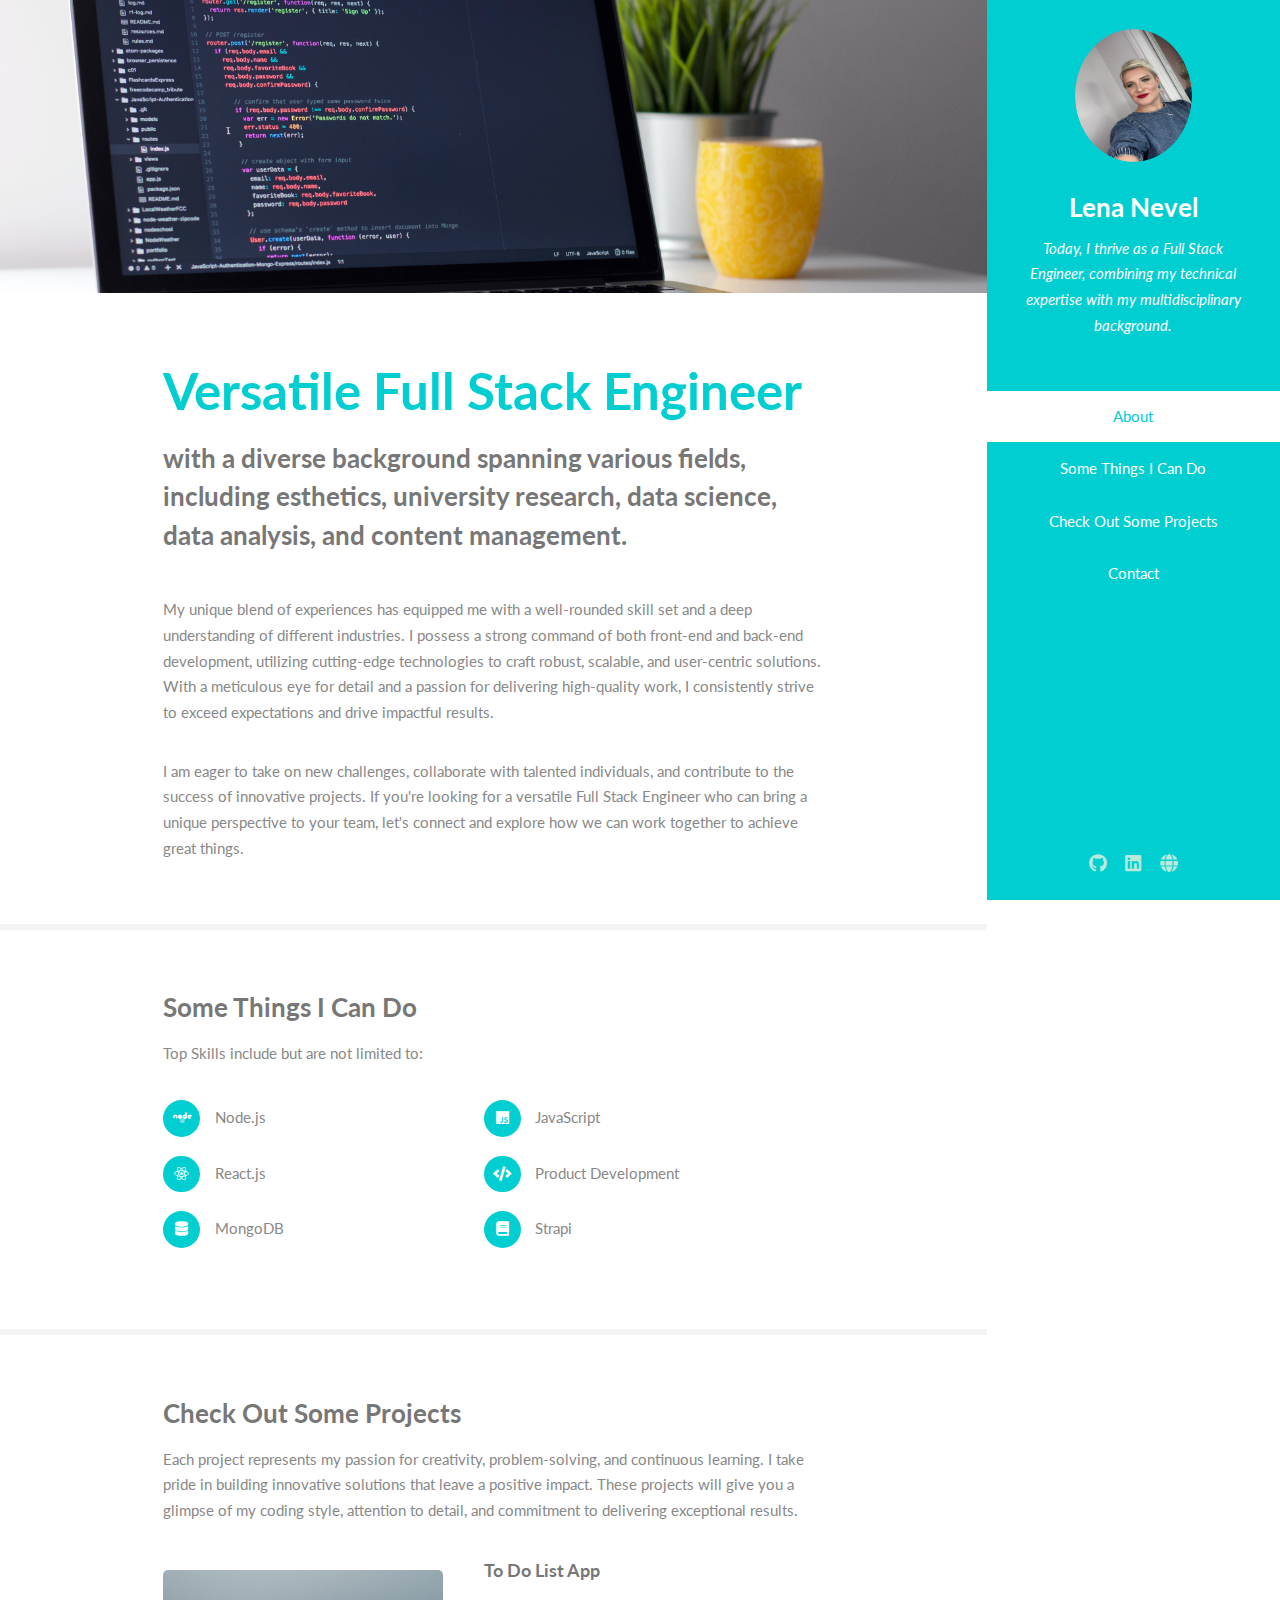
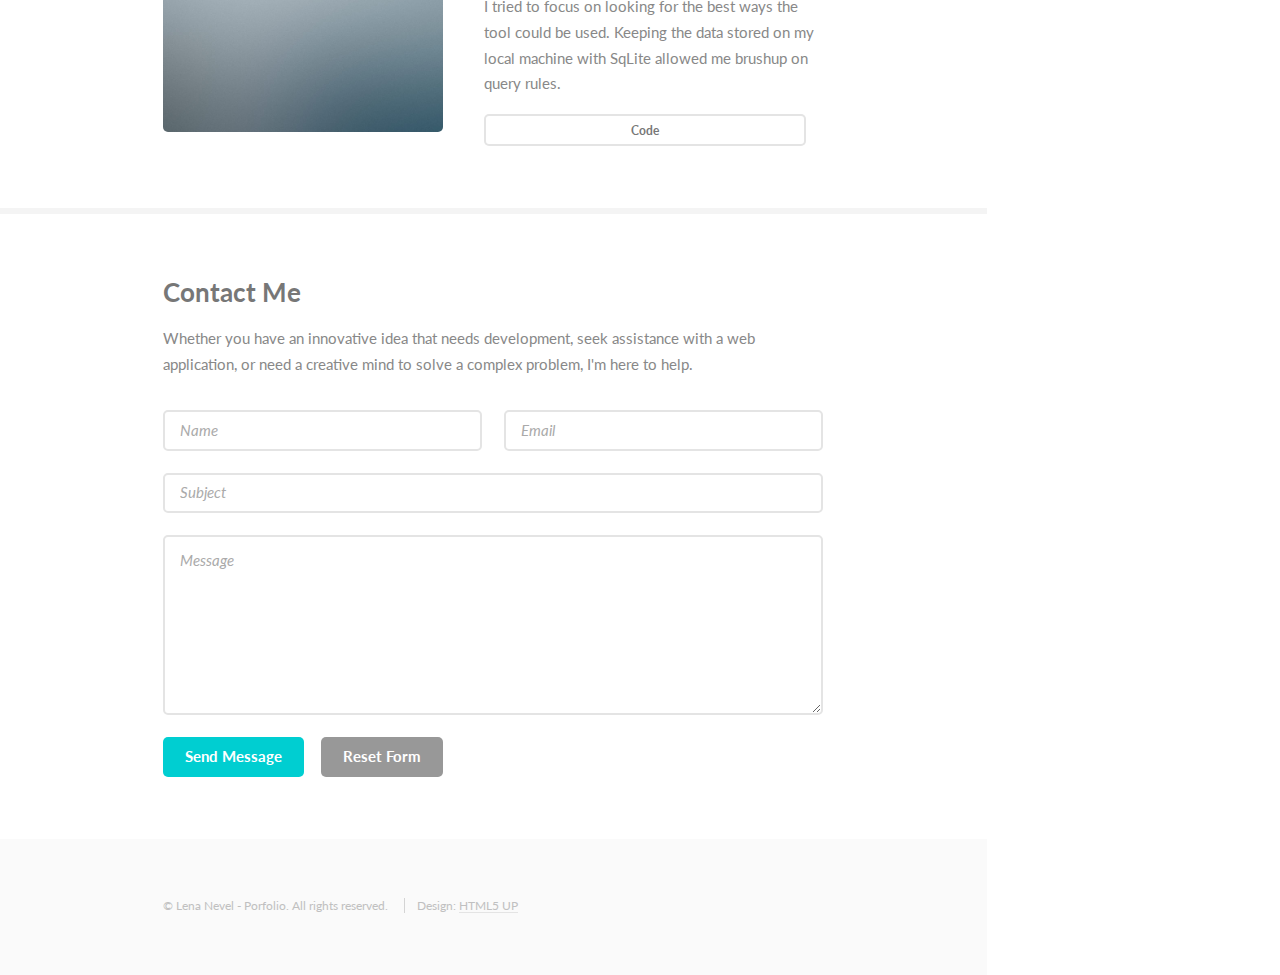
<file: index.html>
<!DOCTYPE HTML>
<html>

<head>
	<title>Lena Nevel</title>
	<meta charset="utf-8" />
	<meta name="viewport" content="width=device-width, initial-scale=1, user-scalable=no" />
	<link rel="stylesheet" href="assets/css/main.css" />
</head>

<body class="is-preload">

	<!-- Header -->
	<section id="header">
		<header>
			<span class="image avatar"><img src="images/avatar-photo.jpg" alt="" /></span>
			<h1 id="logo"><a href="#">Lena Nevel</a></h1>
			<p>Today, I thrive as a Full Stack Engineer, combining my technical expertise with my multidisciplinary
				background.</p>
		</header>
		<nav id="nav">
			<ul>
				<li><a href="#one" class="active">About</a></li>
				<li><a href="#two">Some Things I Can Do</a></li>
				<li><a href="#three">Check Out Some Projects</a></li>
				<li><a href="#four">Contact</a></li>
			</ul>
		</nav>
		<footer>
			<ul class="icons">
				<li><a href="https://github.com/LenaNevel" class="icon brands fa-github" target="_blank"><span
							class="label">Github</span></a></li>
				<li><a href="https://www.linkedin.com/in/yelena-nevel/" class="icon brands fa-linkedin"
						target="_blank"><span class="label">LinkedIn</span></a></li>
				<li><a href="https://polarlife.me/" class="icon solid fa-globe" target="_blank"><span
							class="label">PolarLife</span></a>
				</li>
			</ul>
		</footer>
	</section>

	<!-- Wrapper -->
	<div id="wrapper">

		<!-- Main -->
		<div id="main">

			<!-- One -->
			<section id="one">
				<div class="image main" data-position="center">
					<img src="images/banner.jpg" alt="" />
				</div>
				<div class="container">
					<header class="major">
						<h2>Versatile Full Stack Engineer</h2>
						<p>with a diverse background spanning various fields,
							including esthetics, university research, data science, data analysis, and content
							management.</p>
					</header>
					<p>My unique blend of experiences has equipped me with a well-rounded skill set and a deep
						understanding of different industries. I possess a strong command of both front-end and back-end
						development, utilizing cutting-edge technologies to craft robust, scalable, and user-centric
						solutions. With a meticulous eye for detail and a passion for delivering high-quality work, I
						consistently strive to exceed expectations and drive impactful results.</p>
					<p>I am eager to take on new challenges, collaborate with talented individuals, and contribute to
						the success of innovative projects. If you're looking for a versatile Full Stack Engineer who
						can bring a unique perspective to your team, let's connect and explore how we can work together
						to achieve great things.</p>
				</div>
			</section>

			<!-- Two -->
			<section id="two">
				<div class="container">
					<h3>Some Things I Can Do</h3>
					<p>Top Skills include but are not limited to: </p>
					<ul class="feature-icons">
						<li class="icon brands fa-node">Node.js</li>
						<li class="icon brands fa-js">JavaScript</li>
						<li class="icon brands fa-react">React.js</li>
						<li class="icon solid fa-code">Product Development</li>
						<li class="icon solid fa-database">MongoDB</li>
						<li class="icon solid fa-book">Strapi</li>
					</ul>
				</div>
			</section>

			<!-- Three -->
			<section id="three">
				<div class="container">
					<h3>Check Out Some Projects</h3>
					<p>Each project represents my passion for creativity, problem-solving, and continuous learning. I
						take pride in building innovative solutions that leave a positive impact.
						These projects will give you a glimpse of my coding style, attention to detail, and commitment
						to delivering exceptional results.</p>
					<div class="features">
						<article>
							<a href="https://github.com/LenaNevel/to-do-for-me-and-you" target="_blank"
								class="image"><img src="images/pic01.jpg" alt="" /></a>
							<div class="inner">
								<h4>To Do List App</h4>
								<p>I tried to focus on looking for the best ways the
									tool could be used. Keeping the data stored on my local machine with SqLite allowed
									me brushup on query rules.</p>
								<ul class="actions fit small">
									<li><a href="https://github.com/LenaNevel/to-do-for-me-and-you"
											class="button alt fit small" target="_blank">Code</a></li>
									<!-- <li><a href="#" class="button primary small" target="_blank">Demo</a></li> -->
								</ul>
							</div>
						</article>
					</div>
				</div>
			</section>

			<!-- Four -->
			<section id="four">
				<div class="container">
					<h3>Contact Me</h3>
					<p>Whether you have an innovative idea that needs development, seek assistance with a web
						application, or need a creative mind to solve a complex problem, I'm here to help.</p>
					<form action="https://formspree.io/f/xleydzol" method="POST">
						<div class="row gtr-uniform">
							<div class="col-6 col-12-xsmall"><input type="text" name="name" id="name"
									placeholder="Name" /></div>
							<div class="col-6 col-12-xsmall"><input type="email" name="email" id="email"
									placeholder="Email" /></div>
							<div class="col-12"><input type="text" name="subject" id="subject" placeholder="Subject" />
							</div>
							<div class="col-12"><textarea name="message" id="message" placeholder="Message"
									rows="6"></textarea></div>
							<div class="col-12">
								<ul class="actions">
									<li><input type="submit" class="primary" value="Send Message" /></li>
									<li><input type="reset" value="Reset Form" /></li>
								</ul>
							</div>
						</div>
					</form>
				</div>
			</section>

		</div>

		<!-- Footer -->
		<section id="footer">
			<div class="container">
				<ul class="copyright">
					<li>&copy; Lena Nevel - Porfolio. All rights reserved.</li>
					<li>Design: <a href="http://html5up.net">HTML5 UP</a></li>
				</ul>
			</div>
		</section>

	</div>

	<!-- Scripts -->
	<script src="assets/js/jquery.min.js"></script>
	<script src="assets/js/jquery.scrollex.min.js"></script>
	<script src="assets/js/jquery.scrolly.min.js"></script>
	<script src="assets/js/browser.min.js"></script>
	<script src="assets/js/breakpoints.min.js"></script>
	<script src="assets/js/util.js"></script>
	<script src="assets/js/main.js"></script>

</body>

</html>
</file>
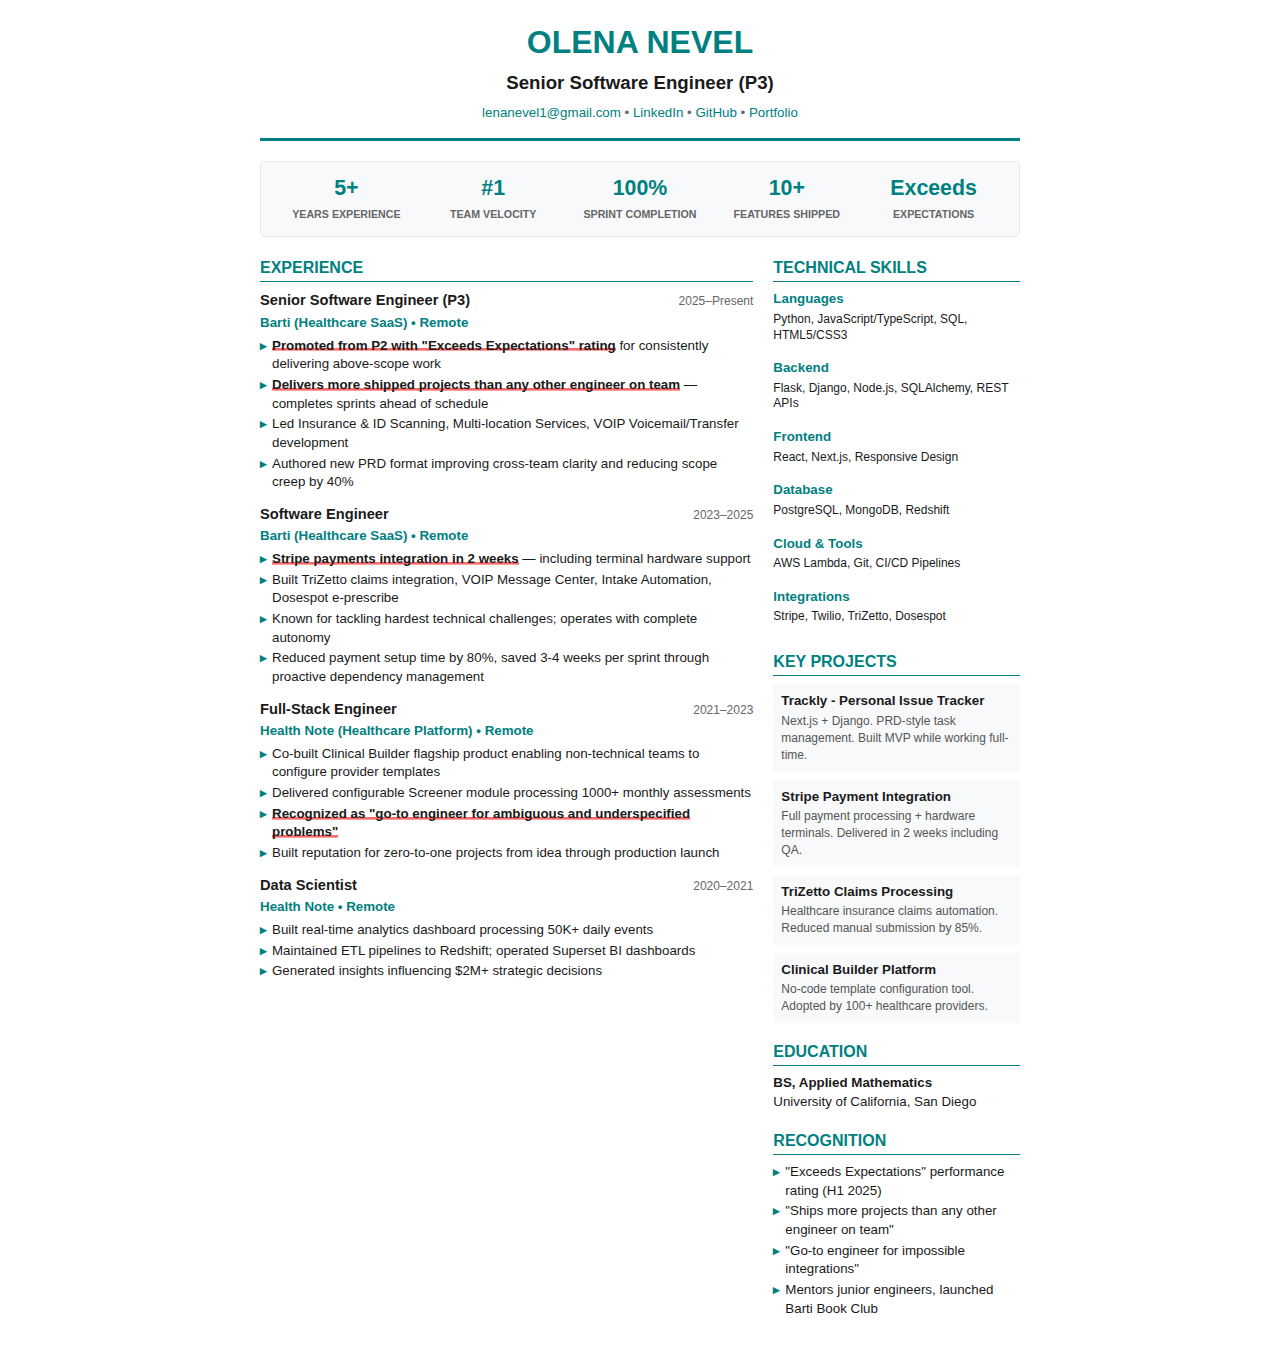
<file: recruiter-resume.html>
<!DOCTYPE html>
<html lang="en">
<head>
    <meta charset="UTF-8">
    <meta name="viewport" content="width=device-width, initial-scale=1.0">
    <title>Olena Nevel - Senior Software Engineer | Recruiter Resume</title>
    
    <style>
        * {
            margin: 0;
            padding: 0;
            box-sizing: border-box;
        }
        
        body {
            font-family: 'Arial', 'Helvetica', sans-serif;
            line-height: 1.4;
            color: #1a1a1a;
            background: white;
            max-width: 800px;
            margin: 0 auto;
            padding: 20px;
            font-size: 11pt;
        }
        
        /* Header */
        .header {
            text-align: center;
            border-bottom: 3px solid #008080;
            padding-bottom: 15px;
            margin-bottom: 20px;
        }
        
        .name {
            font-size: 24pt;
            font-weight: bold;
            color: #008080;
            margin-bottom: 5px;
        }
        
        .title {
            font-size: 14pt;
            font-weight: bold;
            margin-bottom: 8px;
        }
        
        .contact {
            font-size: 10pt;
            color: #666;
        }
        
        .contact a {
            color: #008080;
            text-decoration: none;
        }
        
        /* Key Metrics Bar */
        .metrics-bar {
            display: flex;
            justify-content: space-around;
            background: #f8f9fa;
            padding: 12px;
            border-radius: 5px;
            margin-bottom: 20px;
            border: 1px solid #e5e7eb;
        }
        
        .metric {
            text-align: center;
            flex: 1;
        }
        
        .metric-value {
            font-size: 16pt;
            font-weight: bold;
            color: #008080;
            display: block;
        }
        
        .metric-label {
            font-size: 8pt;
            color: #666;
            text-transform: uppercase;
            font-weight: bold;
        }
        
        /* Two Column Layout */
        .content {
            display: flex;
            gap: 20px;
        }
        
        .left-column {
            flex: 2;
        }
        
        .right-column {
            flex: 1;
        }
        
        /* Section Styles */
        .section {
            margin-bottom: 18px;
        }
        
        .section-title {
            font-size: 12pt;
            font-weight: bold;
            color: #008080;
            border-bottom: 1px solid #008080;
            margin-bottom: 8px;
            padding-bottom: 2px;
        }
        
        /* Experience */
        .job {
            margin-bottom: 12px;
        }
        
        .job-header {
            display: flex;
            justify-content: space-between;
            align-items: baseline;
            margin-bottom: 3px;
        }
        
        .job-title {
            font-weight: bold;
            font-size: 11pt;
        }
        
        .job-date {
            font-size: 9pt;
            color: #666;
        }
        
        .company {
            font-size: 10pt;
            color: #008080;
            font-weight: bold;
            margin-bottom: 4px;
        }
        
        .achievements {
            list-style: none;
            margin-left: 0;
        }
        
        .achievements li {
            position: relative;
            padding-left: 12px;
            margin-bottom: 2px;
            font-size: 10pt;
        }
        
        .achievements li::before {
            content: '▸';
            position: absolute;
            left: 0;
            color: #008080;
            font-weight: bold;
        }
        
        .highlight {
            background: linear-gradient(120deg, #ff6b6b 0%, #ff6b6b 100%);
            background-repeat: no-repeat;
            background-size: 100% 0.2em;
            background-position: 0 88%;
            font-weight: bold;
        }
        
        /* Skills */
        .skills-grid {
            display: grid;
            grid-template-columns: 1fr;
            gap: 8px;
        }
        
        .skill-category {
            margin-bottom: 8px;
        }
        
        .skill-category h4 {
            font-size: 10pt;
            font-weight: bold;
            color: #008080;
            margin-bottom: 3px;
        }
        
        .skill-tags {
            font-size: 9pt;
            line-height: 1.3;
        }
        
        /* Key Projects */
        .project {
            margin-bottom: 8px;
            padding: 8px;
            background: #f8f9fa;
            border-radius: 3px;
        }
        
        .project h4 {
            font-size: 10pt;
            font-weight: bold;
            margin-bottom: 2px;
        }
        
        .project p {
            font-size: 9pt;
            color: #555;
        }
        
        /* Print Styles */
        @media print {
            @page {
                margin: 0.75in;
                size: letter;
            }
            
            body {
                max-width: none;
                margin: 0;
                padding: 0;
                font-size: 10pt;
                -webkit-print-color-adjust: exact;
                print-color-adjust: exact;
            }
            
            .metrics-bar {
                break-inside: avoid;
            }
            
            .job {
                break-inside: avoid;
            }
            
            .section {
                break-inside: avoid;
            }
            
            /* Hide URL from print footer */
            * {
                -webkit-print-color-adjust: exact !important;
                print-color-adjust: exact !important;
            }
        }
        
        /* Responsive */
        @media (max-width: 600px) {
            .content {
                flex-direction: column;
            }
            
            .metrics-bar {
                flex-direction: column;
                gap: 8px;
            }
        }
    </style>
</head>
<body>
    <div class="header">
        <div class="name">OLENA NEVEL</div>
        <div class="title">Senior Software Engineer (P3)</div>
        <div class="contact">
            <a href="mailto:lenanevel1@gmail.com">lenanevel1@gmail.com</a> • 
            <a href="https://linkedin.com/in/yelena-nevel">LinkedIn</a> • 
            <a href="https://github.com/LenaNevel">GitHub</a> • 
            <a href="https://lenanevel.github.io">Portfolio</a>
        </div>
    </div>
    
    <!-- Key Metrics Bar -->
    <div class="metrics-bar">
        <div class="metric">
            <span class="metric-value">5+</span>
            <span class="metric-label">Years Experience</span>
        </div>
        <div class="metric">
            <span class="metric-value">#1</span>
            <span class="metric-label">Team Velocity</span>
        </div>
        <div class="metric">
            <span class="metric-value">100%</span>
            <span class="metric-label">Sprint Completion</span>
        </div>
        <div class="metric">
            <span class="metric-value">10+</span>
            <span class="metric-label">Features Shipped</span>
        </div>
        <div class="metric">
            <span class="metric-value">Exceeds</span>
            <span class="metric-label">Expectations</span>
        </div>
    </div>
    
    <div class="content">
        <div class="left-column">
            <!-- Experience -->
            <div class="section">
                <h2 class="section-title">EXPERIENCE</h2>
                
                <div class="job">
                    <div class="job-header">
                        <div class="job-title">Senior Software Engineer (P3)</div>
                        <div class="job-date">2025–Present</div>
                    </div>
                    <div class="company">Barti (Healthcare SaaS) • Remote</div>
                    <ul class="achievements">
                        <li><span class="highlight">Promoted from P2 with "Exceeds Expectations" rating</span> for consistently delivering above-scope work</li>
                        <li><span class="highlight">Delivers more shipped projects than any other engineer on team</span> — completes sprints ahead of schedule</li>
                        <li>Led Insurance & ID Scanning, Multi-location Services, VOIP Voicemail/Transfer development</li>
                        <li>Authored new PRD format improving cross-team clarity and reducing scope creep by 40%</li>
                    </ul>
                </div>
                
                <div class="job">
                    <div class="job-header">
                        <div class="job-title">Software Engineer</div>
                        <div class="job-date">2023–2025</div>
                    </div>
                    <div class="company">Barti (Healthcare SaaS) • Remote</div>
                    <ul class="achievements">
                        <li><span class="highlight">Stripe payments integration in 2 weeks</span> — including terminal hardware support</li>
                        <li>Built TriZetto claims integration, VOIP Message Center, Intake Automation, Dosespot e-prescribe</li>
                        <li>Known for tackling hardest technical challenges; operates with complete autonomy</li>
                        <li>Reduced payment setup time by 80%, saved 3-4 weeks per sprint through proactive dependency management</li>
                    </ul>
                </div>
                
                <div class="job">
                    <div class="job-header">
                        <div class="job-title">Full-Stack Engineer</div>
                        <div class="job-date">2021–2023</div>
                    </div>
                    <div class="company">Health Note (Healthcare Platform) • Remote</div>
                    <ul class="achievements">
                        <li>Co-built Clinical Builder flagship product enabling non-technical teams to configure provider templates</li>
                        <li>Delivered configurable Screener module processing 1000+ monthly assessments</li>
                        <li><span class="highlight">Recognized as "go-to engineer for ambiguous and underspecified problems"</span></li>
                        <li>Built reputation for zero-to-one projects from idea through production launch</li>
                    </ul>
                </div>
                
                <div class="job">
                    <div class="job-header">
                        <div class="job-title">Data Scientist</div>
                        <div class="job-date">2020–2021</div>
                    </div>
                    <div class="company">Health Note • Remote</div>
                    <ul class="achievements">
                        <li>Built real-time analytics dashboard processing 50K+ daily events</li>
                        <li>Maintained ETL pipelines to Redshift; operated Superset BI dashboards</li>
                        <li>Generated insights influencing $2M+ strategic decisions</li>
                    </ul>
                </div>
            </div>
        </div>
        
        <div class="right-column">
            <!-- Technical Skills -->
            <div class="section">
                <h2 class="section-title">TECHNICAL SKILLS</h2>
                <div class="skills-grid">
                    <div class="skill-category">
                        <h4>Languages</h4>
                        <div class="skill-tags">Python, JavaScript/TypeScript, SQL, HTML5/CSS3</div>
                    </div>
                    <div class="skill-category">
                        <h4>Backend</h4>
                        <div class="skill-tags">Flask, Django, Node.js, SQLAlchemy, REST APIs</div>
                    </div>
                    <div class="skill-category">
                        <h4>Frontend</h4>
                        <div class="skill-tags">React, Next.js, Responsive Design</div>
                    </div>
                    <div class="skill-category">
                        <h4>Database</h4>
                        <div class="skill-tags">PostgreSQL, MongoDB, Redshift</div>
                    </div>
                    <div class="skill-category">
                        <h4>Cloud & Tools</h4>
                        <div class="skill-tags">AWS Lambda, Git, CI/CD Pipelines</div>
                    </div>
                    <div class="skill-category">
                        <h4>Integrations</h4>
                        <div class="skill-tags">Stripe, Twilio, TriZetto, Dosespot</div>
                    </div>
                </div>
            </div>
            
            <!-- Key Projects -->
            <div class="section">
                <h2 class="section-title">KEY PROJECTS</h2>
                
                <div class="project">
                    <h4>Trackly - Personal Issue Tracker</h4>
                    <p>Next.js + Django. PRD-style task management. Built MVP while working full-time.</p>
                </div>
                
                <div class="project">
                    <h4>Stripe Payment Integration</h4>
                    <p>Full payment processing + hardware terminals. Delivered in 2 weeks including QA.</p>
                </div>
                
                <div class="project">
                    <h4>TriZetto Claims Processing</h4>
                    <p>Healthcare insurance claims automation. Reduced manual submission by 85%.</p>
                </div>
                
                <div class="project">
                    <h4>Clinical Builder Platform</h4>
                    <p>No-code template configuration tool. Adopted by 100+ healthcare providers.</p>
                </div>
            </div>
            
            <!-- Education -->
            <div class="section">
                <h2 class="section-title">EDUCATION</h2>
                <div style="font-size: 10pt;">
                    <strong>BS, Applied Mathematics</strong><br>
                    University of California, San Diego
                </div>
            </div>
            
            <!-- Recognition -->
            <div class="section">
                <h2 class="section-title">RECOGNITION</h2>
                <ul class="achievements">
                    <li>"Exceeds Expectations" performance rating (H1 2025)</li>
                    <li>"Ships more projects than any other engineer on team"</li>
                    <li>"Go-to engineer for impossible integrations"</li>
                    <li>Mentors junior engineers, launched Barti Book Club</li>
                </ul>
            </div>
        </div>
    </div>
    
    <script>
        // Print-to-PDF functionality
        window.addEventListener('load', function() {
            if (window.location.search.includes('print=true')) {
                setTimeout(() => {
                    window.print();
                }, 500);
            }
        });
    </script>
</body>
</html>
</file>
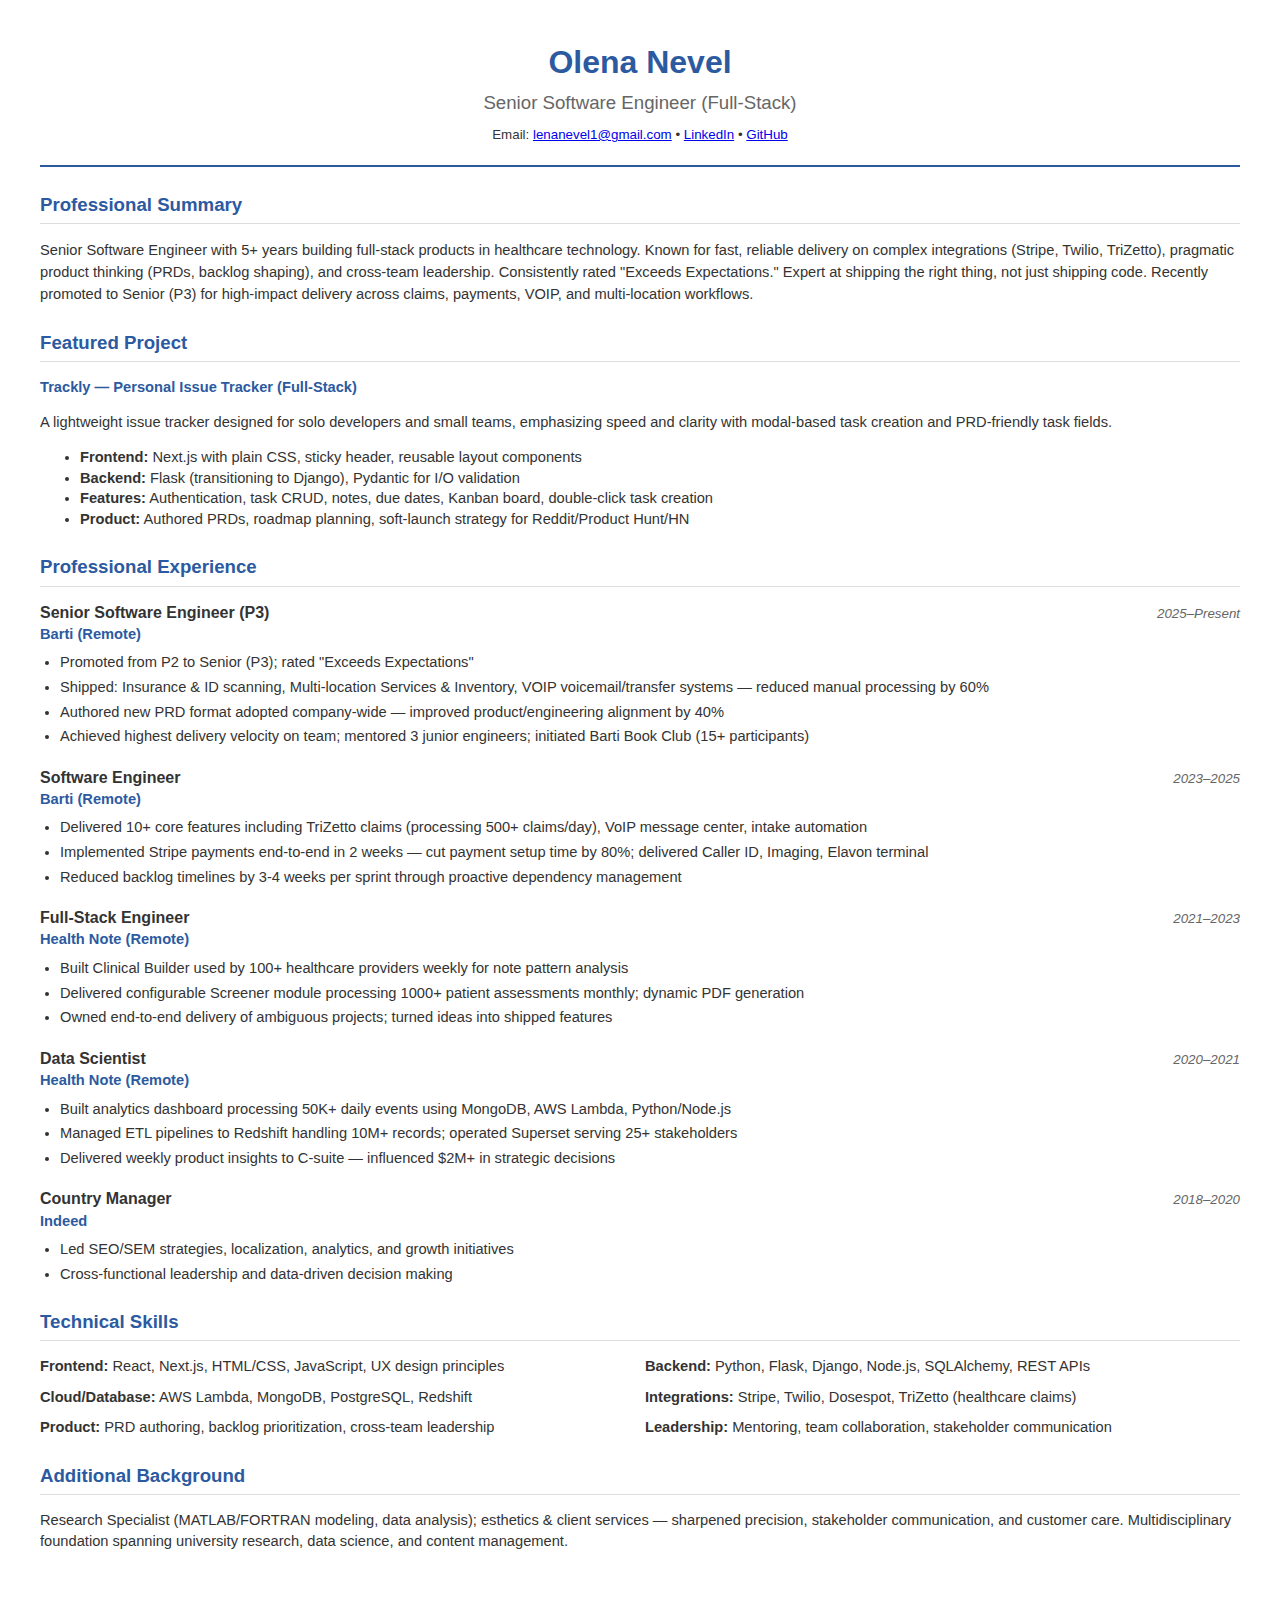
<file: resume_content.html>
<!DOCTYPE html>
<html>
<head>
    <meta charset="UTF-8">
    <title>Olena Nevel - Senior Software Engineer Resume</title>
    <style>
        body { 
            font-family: 'Arial', sans-serif; 
            margin: 0; 
            padding: 40px; 
            background: white; 
            color: #333;
            line-height: 1.4;
            font-size: 11pt;
        }
        .header { 
            text-align: center; 
            border-bottom: 2px solid #2c5aa0; 
            padding-bottom: 20px; 
            margin-bottom: 25px; 
        }
        .header h1 { 
            margin: 0; 
            font-size: 24pt; 
            color: #2c5aa0;
            font-weight: bold;
        }
        .header .title { 
            font-size: 14pt; 
            color: #666; 
            margin: 5px 0;
        }
        .contact { 
            font-size: 10pt; 
            margin-top: 10px; 
        }
        .section { 
            margin-bottom: 25px; 
        }
        .section h2 { 
            color: #2c5aa0; 
            font-size: 14pt; 
            border-bottom: 1px solid #ddd; 
            padding-bottom: 5px; 
            margin-bottom: 15px;
            margin-top: 0;
        }
        .job { 
            margin-bottom: 20px; 
        }
        .job-header { 
            display: flex; 
            justify-content: space-between; 
            align-items: baseline;
            margin-bottom: 8px;
        }
        .job-title { 
            font-weight: bold; 
            font-size: 12pt; 
        }
        .job-dates { 
            font-style: italic; 
            color: #666;
            font-size: 10pt;
        }
        .company { 
            color: #2c5aa0; 
            font-weight: bold;
        }
        .job ul { 
            margin: 8px 0 0 0; 
            padding-left: 20px; 
        }
        .job li { 
            margin-bottom: 4px; 
        }
        .skills-grid { 
            display: grid; 
            grid-template-columns: repeat(2, 1fr); 
            gap: 10px; 
        }
        .skill-category { 
            font-weight: bold; 
        }
        .project { 
            margin-bottom: 15px; 
        }
        .project-title { 
            font-weight: bold; 
            color: #2c5aa0; 
        }
        .summary { 
            font-size: 11pt; 
            line-height: 1.5; 
        }
        @media print {
            @page {
                margin: 0.75in;
                size: letter;
            }
            body { 
                margin: 0; 
                padding: 0; 
                -webkit-print-color-adjust: exact;
                print-color-adjust: exact;
            }
            .section { page-break-inside: avoid; }
        }
    </style>
</head>
<body>
    <div class="header">
        <h1>Olena Nevel</h1>
        <div class="title">Senior Software Engineer (Full-Stack)</div>
        <div class="contact">
            Email: <a href="mailto:lenanevel1@gmail.com">lenanevel1@gmail.com</a> • 
            <a href="https://www.linkedin.com/in/yelena-nevel" target="_blank">LinkedIn</a> • 
            <a href="https://github.com/LenaNevel" target="_blank">GitHub</a>
        </div>
    </div>

    <div class="section">
        <h2>Professional Summary</h2>
        <div class="summary">
            Senior Software Engineer with 5+ years building full-stack products in healthcare technology. Known for fast, reliable delivery on complex integrations (Stripe, Twilio, TriZetto), pragmatic product thinking (PRDs, backlog shaping), and cross-team leadership. Consistently rated "Exceeds Expectations." Expert at shipping the right thing, not just shipping code. Recently promoted to Senior (P3) for high-impact delivery across claims, payments, VOIP, and multi-location workflows.
        </div>
    </div>

    <div class="section">
        <h2>Featured Project</h2>
        <div class="project">
            <div class="project-title">Trackly — Personal Issue Tracker (Full-Stack)</div>
            <p>A lightweight issue tracker designed for solo developers and small teams, emphasizing speed and clarity with modal-based task creation and PRD-friendly task fields.</p>
            <ul>
                <li><strong>Frontend:</strong> Next.js with plain CSS, sticky header, reusable layout components</li>
                <li><strong>Backend:</strong> Flask (transitioning to Django), Pydantic for I/O validation</li>
                <li><strong>Features:</strong> Authentication, task CRUD, notes, due dates, Kanban board, double-click task creation</li>
                <li><strong>Product:</strong> Authored PRDs, roadmap planning, soft-launch strategy for Reddit/Product Hunt/HN</li>
            </ul>
        </div>
    </div>

    <div class="section">
        <h2>Professional Experience</h2>

        <div class="job">
            <div class="job-header">
                <div>
                    <div class="job-title">Senior Software Engineer (P3)</div>
                    <div class="company">Barti (Remote)</div>
                </div>
                <div class="job-dates">2025–Present</div>
            </div>
            <ul>
                <li>Promoted from P2 to Senior (P3); rated "Exceeds Expectations"</li>
                <li>Shipped: Insurance & ID scanning, Multi-location Services & Inventory, VOIP voicemail/transfer systems — reduced manual processing by 60%</li>
                <li>Authored new PRD format adopted company-wide — improved product/engineering alignment by 40%</li>
                <li>Achieved highest delivery velocity on team; mentored 3 junior engineers; initiated Barti Book Club (15+ participants)</li>
            </ul>
        </div>

        <div class="job">
            <div class="job-header">
                <div>
                    <div class="job-title">Software Engineer</div>
                    <div class="company">Barti (Remote)</div>
                </div>
                <div class="job-dates">2023–2025</div>
            </div>
            <ul>
                <li>Delivered 10+ core features including TriZetto claims (processing 500+ claims/day), VoIP message center, intake automation</li>
                <li>Implemented Stripe payments end-to-end in 2 weeks — cut payment setup time by 80%; delivered Caller ID, Imaging, Elavon terminal</li>
                <li>Reduced backlog timelines by 3-4 weeks per sprint through proactive dependency management</li>
            </ul>
        </div>

        <div class="job">
            <div class="job-header">
                <div>
                    <div class="job-title">Full-Stack Engineer</div>
                    <div class="company">Health Note (Remote)</div>
                </div>
                <div class="job-dates">2021–2023</div>
            </div>
            <ul>
                <li>Built Clinical Builder used by 100+ healthcare providers weekly for note pattern analysis</li>
                <li>Delivered configurable Screener module processing 1000+ patient assessments monthly; dynamic PDF generation</li>
                <li>Owned end-to-end delivery of ambiguous projects; turned ideas into shipped features</li>
            </ul>
        </div>

        <div class="job">
            <div class="job-header">
                <div>
                    <div class="job-title">Data Scientist</div>
                    <div class="company">Health Note (Remote)</div>
                </div>
                <div class="job-dates">2020–2021</div>
            </div>
            <ul>
                <li>Built analytics dashboard processing 50K+ daily events using MongoDB, AWS Lambda, Python/Node.js</li>
                <li>Managed ETL pipelines to Redshift handling 10M+ records; operated Superset serving 25+ stakeholders</li>
                <li>Delivered weekly product insights to C-suite — influenced $2M+ in strategic decisions</li>
            </ul>
        </div>

        <div class="job">
            <div class="job-header">
                <div>
                    <div class="job-title">Country Manager</div>
                    <div class="company">Indeed</div>
                </div>
                <div class="job-dates">2018–2020</div>
            </div>
            <ul>
                <li>Led SEO/SEM strategies, localization, analytics, and growth initiatives</li>
                <li>Cross-functional leadership and data-driven decision making</li>
            </ul>
        </div>
    </div>

    <div class="section">
        <h2>Technical Skills</h2>
        <div class="skills-grid">
            <div><span class="skill-category">Frontend:</span> React, Next.js, HTML/CSS, JavaScript, UX design principles</div>
            <div><span class="skill-category">Backend:</span> Python, Flask, Django, Node.js, SQLAlchemy, REST APIs</div>
            <div><span class="skill-category">Cloud/Database:</span> AWS Lambda, MongoDB, PostgreSQL, Redshift</div>
            <div><span class="skill-category">Integrations:</span> Stripe, Twilio, Dosespot, TriZetto (healthcare claims)</div>
            <div><span class="skill-category">Product:</span> PRD authoring, backlog prioritization, cross-team leadership</div>
            <div><span class="skill-category">Leadership:</span> Mentoring, team collaboration, stakeholder communication</div>
        </div>
    </div>

    <div class="section">
        <h2>Additional Background</h2>
        <p>Research Specialist (MATLAB/FORTRAN modeling, data analysis); esthetics & client services — sharpened precision, stakeholder communication, and customer care. Multidisciplinary foundation spanning university research, data science, and content management.</p>
    </div>

    <script>
        // Function to trigger print dialog for PDF generation
        function printToPDF() {
            window.print();
        }
        
        // If accessed with ?print=true, auto-trigger print dialog
        if (window.location.search.includes('print=true')) {
            setTimeout(printToPDF, 500);
        }
    </script>
</body>
</html>
</file>
<file: assets/css/main.css>
@import url("fontawesome-all.min.css");
@import url("https://fonts.googleapis.com/css?family=Lato:400,400italic,700,700italic|Source+Code+Pro:400");

/*
	Read Only by HTML5 UP
	html5up.net | @ajlkn
	Free for personal and commercial use under the CCA 3.0 license (html5up.net/license)
*/

html,
body,
div,
span,
applet,
object,
iframe,
h1,
h2,
h3,
h4,
h5,
h6,
p,
blockquote,
pre,
a,
abbr,
acronym,
address,
big,
cite,
code,
del,
dfn,
em,
img,
ins,
kbd,
q,
s,
samp,
small,
strike,
strong,
sub,
sup,
tt,
var,
b,
u,
i,
center,
dl,
dt,
dd,
ol,
ul,
li,
fieldset,
form,
label,
legend,
table,
caption,
tbody,
tfoot,
thead,
tr,
th,
td,
article,
aside,
canvas,
details,
embed,
figure,
figcaption,
footer,
header,
hgroup,
menu,
nav,
output,
ruby,
section,
summary,
time,
mark,
audio,
video {
	margin: 0;
	padding: 0;
	border: 0;
	font-size: 100%;
	font: inherit;
	vertical-align: baseline;
}

article,
aside,
details,
figcaption,
figure,
footer,
header,
hgroup,
menu,
nav,
section {
	display: block;
}

body {
	line-height: 1;
}

ol,
ul {
	list-style: none;
}

blockquote,
q {
	quotes: none;
}

blockquote:before,
blockquote:after,
q:before,
q:after {
	content: '';
	content: none;
}

table {
	border-collapse: collapse;
	border-spacing: 0;
}

body {
	-webkit-text-size-adjust: none;
}

mark {
	background-color: transparent;
	color: inherit;
}

input::-moz-focus-inner {
	border: 0;
	padding: 0;
}

input,
select,
textarea {
	-moz-appearance: none;
	-webkit-appearance: none;
	-ms-appearance: none;
	appearance: none;
}

/* Basic */

html {
	box-sizing: border-box;
}

*,
*:before,
*:after {
	box-sizing: inherit;
}

body {
	background: #fff;
}

body.is-preload *,
body.is-preload *:before,
body.is-preload *:after {
	-moz-animation: none !important;
	-webkit-animation: none !important;
	-ms-animation: none !important;
	animation: none !important;
	-moz-transition: none !important;
	-webkit-transition: none !important;
	-ms-transition: none !important;
	transition: none !important;
}

body,
input,
select,
textarea {
	color: #888;
	font-family: "Lato", sans-serif;
	font-size: 16pt;
	font-weight: 400;
	line-height: 1.75em;
}

a {
	-moz-transition: color 0.2s ease-in-out, border-color 0.2s ease-in-out;
	-webkit-transition: color 0.2s ease-in-out, border-color 0.2s ease-in-out;
	-ms-transition: color 0.2s ease-in-out, border-color 0.2s ease-in-out;
	transition: color 0.2s ease-in-out, border-color 0.2s ease-in-out;
	border-bottom: solid 1px #e4e4e4;
	color: inherit;
	text-decoration: none;
}

a:hover {
	border-bottom-color: transparent;
	color: #00CED1 !important;
}

strong,
b {
	color: #777;
	font-weight: 700;
}

em,
i {
	font-style: italic;
}

p {
	margin: 0 0 2.25em 0;
}

h1,
h2,
h3,
h4,
h5,
h6 {
	color: #777;
	font-weight: 700;
	line-height: 1em;
	margin: 0 0 0.5625em 0;
}

h1 a,
h2 a,
h3 a,
h4 a,
h5 a,
h6 a {
	border: 0;
	color: inherit;
	text-decoration: none;
}

h2 {
	font-size: 2em;
	line-height: 1.5em;
}

h3 {
	font-size: 1.75em;
	line-height: 1.5em;
}

h4 {
	font-size: 1.25em;
	line-height: 1.5em;
}

h5 {
	font-size: 0.9em;
	line-height: 1.5em;
}

h6 {
	font-size: 0.7em;
	line-height: 1.5em;
}

sub {
	font-size: 0.8em;
	position: relative;
	top: 0.5em;
}

sup {
	font-size: 0.8em;
	position: relative;
	top: -0.5em;
}

hr {
	border: 0;
	border-bottom: solid 2px #f4f4f4;
	margin: 2.25em 0;
}

hr.major {
	margin: 3.375em 0;
}

blockquote {
	border-left: solid 8px #e4e4e4;
	font-style: italic;
	margin: 0 0 2.25em 0;
	padding: 0.5em 0 0.5em 2em;
}

code {
	background: #555;
	border-radius: 5px;
	color: #fff;
	font-family: "Source Code Pro", monospace;
	font-size: 0.9em;
	margin: 0 0.25em;
	padding: 0.25em 0.65em;
}

pre {
	font-family: "Source Code Pro", monospace;
	font-size: 0.9em;
	margin: 0 0 2.25em 0;
}

pre code {
	-webkit-overflow-scrolling: touch;
	display: block;
	line-height: 1.5em;
	overflow-x: auto;
	padding: 1em 1.5em;
}

.align-left {
	text-align: left;
}

.align-center {
	text-align: center;
}

.align-right {
	text-align: right;
}

/* Row */

.row {
	display: flex;
	flex-wrap: wrap;
	box-sizing: border-box;
	align-items: stretch;
}

.row>* {
	box-sizing: border-box;
}

.row.gtr-uniform>*> :last-child {
	margin-bottom: 0;
}

.row.aln-left {
	justify-content: flex-start;
}

.row.aln-center {
	justify-content: center;
}

.row.aln-right {
	justify-content: flex-end;
}

.row.aln-top {
	align-items: flex-start;
}

.row.aln-middle {
	align-items: center;
}

.row.aln-bottom {
	align-items: flex-end;
}

.row>.imp {
	order: -1;
}

.row>.col-1 {
	width: 8.33333%;
}

.row>.off-1 {
	margin-left: 8.33333%;
}

.row>.col-2 {
	width: 16.66667%;
}

.row>.off-2 {
	margin-left: 16.66667%;
}

.row>.col-3 {
	width: 25%;
}

.row>.off-3 {
	margin-left: 25%;
}

.row>.col-4 {
	width: 33.33333%;
}

.row>.off-4 {
	margin-left: 33.33333%;
}

.row>.col-5 {
	width: 41.66667%;
}

.row>.off-5 {
	margin-left: 41.66667%;
}

.row>.col-6 {
	width: 50%;
}

.row>.off-6 {
	margin-left: 50%;
}

.row>.col-7 {
	width: 58.33333%;
}

.row>.off-7 {
	margin-left: 58.33333%;
}

.row>.col-8 {
	width: 66.66667%;
}

.row>.off-8 {
	margin-left: 66.66667%;
}

.row>.col-9 {
	width: 75%;
}

.row>.off-9 {
	margin-left: 75%;
}

.row>.col-10 {
	width: 83.33333%;
}

.row>.off-10 {
	margin-left: 83.33333%;
}

.row>.col-11 {
	width: 91.66667%;
}

.row>.off-11 {
	margin-left: 91.66667%;
}

.row>.col-12 {
	width: 100%;
}

.row>.off-12 {
	margin-left: 100%;
}

.row.gtr-0 {
	margin-top: 0;
	margin-left: 0em;
}

.row.gtr-0>* {
	padding: 0 0 0 0em;
}

.row.gtr-0.gtr-uniform {
	margin-top: 0em;
}

.row.gtr-0.gtr-uniform>* {
	padding-top: 0em;
}

.row.gtr-25 {
	margin-top: 0;
	margin-left: -0.5em;
}

.row.gtr-25>* {
	padding: 0 0 0 0.5em;
}

.row.gtr-25.gtr-uniform {
	margin-top: -0.5em;
}

.row.gtr-25.gtr-uniform>* {
	padding-top: 0.5em;
}

.row.gtr-50 {
	margin-top: 0;
	margin-left: -1em;
}

.row.gtr-50>* {
	padding: 0 0 0 1em;
}

.row.gtr-50.gtr-uniform {
	margin-top: -1em;
}

.row.gtr-50.gtr-uniform>* {
	padding-top: 1em;
}

.row {
	margin-top: 0;
	margin-left: -2em;
}

.row>* {
	padding: 0 0 0 2em;
}

.row.gtr-uniform {
	margin-top: -2em;
}

.row.gtr-uniform>* {
	padding-top: 2em;
}

.row.gtr-150 {
	margin-top: 0;
	margin-left: -3em;
}

.row.gtr-150>* {
	padding: 0 0 0 3em;
}

.row.gtr-150.gtr-uniform {
	margin-top: -3em;
}

.row.gtr-150.gtr-uniform>* {
	padding-top: 3em;
}

.row.gtr-200 {
	margin-top: 0;
	margin-left: -4em;
}

.row.gtr-200>* {
	padding: 0 0 0 4em;
}

.row.gtr-200.gtr-uniform {
	margin-top: -4em;
}

.row.gtr-200.gtr-uniform>* {
	padding-top: 4em;
}

@media screen and (max-width: 1680px) {

	.row {
		display: flex;
		flex-wrap: wrap;
		box-sizing: border-box;
		align-items: stretch;
	}

	.row>* {
		box-sizing: border-box;
	}

	.row.gtr-uniform>*> :last-child {
		margin-bottom: 0;
	}

	.row.aln-left {
		justify-content: flex-start;
	}

	.row.aln-center {
		justify-content: center;
	}

	.row.aln-right {
		justify-content: flex-end;
	}

	.row.aln-top {
		align-items: flex-start;
	}

	.row.aln-middle {
		align-items: center;
	}

	.row.aln-bottom {
		align-items: flex-end;
	}

	.row>.imp-xlarge {
		order: -1;
	}

	.row>.col-1-xlarge {
		width: 8.33333%;
	}

	.row>.off-1-xlarge {
		margin-left: 8.33333%;
	}

	.row>.col-2-xlarge {
		width: 16.66667%;
	}

	.row>.off-2-xlarge {
		margin-left: 16.66667%;
	}

	.row>.col-3-xlarge {
		width: 25%;
	}

	.row>.off-3-xlarge {
		margin-left: 25%;
	}

	.row>.col-4-xlarge {
		width: 33.33333%;
	}

	.row>.off-4-xlarge {
		margin-left: 33.33333%;
	}

	.row>.col-5-xlarge {
		width: 41.66667%;
	}

	.row>.off-5-xlarge {
		margin-left: 41.66667%;
	}

	.row>.col-6-xlarge {
		width: 50%;
	}

	.row>.off-6-xlarge {
		margin-left: 50%;
	}

	.row>.col-7-xlarge {
		width: 58.33333%;
	}

	.row>.off-7-xlarge {
		margin-left: 58.33333%;
	}

	.row>.col-8-xlarge {
		width: 66.66667%;
	}

	.row>.off-8-xlarge {
		margin-left: 66.66667%;
	}

	.row>.col-9-xlarge {
		width: 75%;
	}

	.row>.off-9-xlarge {
		margin-left: 75%;
	}

	.row>.col-10-xlarge {
		width: 83.33333%;
	}

	.row>.off-10-xlarge {
		margin-left: 83.33333%;
	}

	.row>.col-11-xlarge {
		width: 91.66667%;
	}

	.row>.off-11-xlarge {
		margin-left: 91.66667%;
	}

	.row>.col-12-xlarge {
		width: 100%;
	}

	.row>.off-12-xlarge {
		margin-left: 100%;
	}

	.row.gtr-0 {
		margin-top: 0;
		margin-left: 0em;
	}

	.row.gtr-0>* {
		padding: 0 0 0 0em;
	}

	.row.gtr-0.gtr-uniform {
		margin-top: 0em;
	}

	.row.gtr-0.gtr-uniform>* {
		padding-top: 0em;
	}

	.row.gtr-25 {
		margin-top: 0;
		margin-left: -0.5em;
	}

	.row.gtr-25>* {
		padding: 0 0 0 0.5em;
	}

	.row.gtr-25.gtr-uniform {
		margin-top: -0.5em;
	}

	.row.gtr-25.gtr-uniform>* {
		padding-top: 0.5em;
	}

	.row.gtr-50 {
		margin-top: 0;
		margin-left: -1em;
	}

	.row.gtr-50>* {
		padding: 0 0 0 1em;
	}

	.row.gtr-50.gtr-uniform {
		margin-top: -1em;
	}

	.row.gtr-50.gtr-uniform>* {
		padding-top: 1em;
	}

	.row {
		margin-top: 0;
		margin-left: -2em;
	}

	.row>* {
		padding: 0 0 0 2em;
	}

	.row.gtr-uniform {
		margin-top: -2em;
	}

	.row.gtr-uniform>* {
		padding-top: 2em;
	}

	.row.gtr-150 {
		margin-top: 0;
		margin-left: -3em;
	}

	.row.gtr-150>* {
		padding: 0 0 0 3em;
	}

	.row.gtr-150.gtr-uniform {
		margin-top: -3em;
	}

	.row.gtr-150.gtr-uniform>* {
		padding-top: 3em;
	}

	.row.gtr-200 {
		margin-top: 0;
		margin-left: -4em;
	}

	.row.gtr-200>* {
		padding: 0 0 0 4em;
	}

	.row.gtr-200.gtr-uniform {
		margin-top: -4em;
	}

	.row.gtr-200.gtr-uniform>* {
		padding-top: 4em;
	}

}

@media screen and (max-width: 1280px) {

	.row {
		display: flex;
		flex-wrap: wrap;
		box-sizing: border-box;
		align-items: stretch;
	}

	.row>* {
		box-sizing: border-box;
	}

	.row.gtr-uniform>*> :last-child {
		margin-bottom: 0;
	}

	.row.aln-left {
		justify-content: flex-start;
	}

	.row.aln-center {
		justify-content: center;
	}

	.row.aln-right {
		justify-content: flex-end;
	}

	.row.aln-top {
		align-items: flex-start;
	}

	.row.aln-middle {
		align-items: center;
	}

	.row.aln-bottom {
		align-items: flex-end;
	}

	.row>.imp-large {
		order: -1;
	}

	.row>.col-1-large {
		width: 8.33333%;
	}

	.row>.off-1-large {
		margin-left: 8.33333%;
	}

	.row>.col-2-large {
		width: 16.66667%;
	}

	.row>.off-2-large {
		margin-left: 16.66667%;
	}

	.row>.col-3-large {
		width: 25%;
	}

	.row>.off-3-large {
		margin-left: 25%;
	}

	.row>.col-4-large {
		width: 33.33333%;
	}

	.row>.off-4-large {
		margin-left: 33.33333%;
	}

	.row>.col-5-large {
		width: 41.66667%;
	}

	.row>.off-5-large {
		margin-left: 41.66667%;
	}

	.row>.col-6-large {
		width: 50%;
	}

	.row>.off-6-large {
		margin-left: 50%;
	}

	.row>.col-7-large {
		width: 58.33333%;
	}

	.row>.off-7-large {
		margin-left: 58.33333%;
	}

	.row>.col-8-large {
		width: 66.66667%;
	}

	.row>.off-8-large {
		margin-left: 66.66667%;
	}

	.row>.col-9-large {
		width: 75%;
	}

	.row>.off-9-large {
		margin-left: 75%;
	}

	.row>.col-10-large {
		width: 83.33333%;
	}

	.row>.off-10-large {
		margin-left: 83.33333%;
	}

	.row>.col-11-large {
		width: 91.66667%;
	}

	.row>.off-11-large {
		margin-left: 91.66667%;
	}

	.row>.col-12-large {
		width: 100%;
	}

	.row>.off-12-large {
		margin-left: 100%;
	}

	.row.gtr-0 {
		margin-top: 0;
		margin-left: 0em;
	}

	.row.gtr-0>* {
		padding: 0 0 0 0em;
	}

	.row.gtr-0.gtr-uniform {
		margin-top: 0em;
	}

	.row.gtr-0.gtr-uniform>* {
		padding-top: 0em;
	}

	.row.gtr-25 {
		margin-top: 0;
		margin-left: -0.375em;
	}

	.row.gtr-25>* {
		padding: 0 0 0 0.375em;
	}

	.row.gtr-25.gtr-uniform {
		margin-top: -0.375em;
	}

	.row.gtr-25.gtr-uniform>* {
		padding-top: 0.375em;
	}

	.row.gtr-50 {
		margin-top: 0;
		margin-left: -0.75em;
	}

	.row.gtr-50>* {
		padding: 0 0 0 0.75em;
	}

	.row.gtr-50.gtr-uniform {
		margin-top: -0.75em;
	}

	.row.gtr-50.gtr-uniform>* {
		padding-top: 0.75em;
	}

	.row {
		margin-top: 0;
		margin-left: -1.5em;
	}

	.row>* {
		padding: 0 0 0 1.5em;
	}

	.row.gtr-uniform {
		margin-top: -1.5em;
	}

	.row.gtr-uniform>* {
		padding-top: 1.5em;
	}

	.row.gtr-150 {
		margin-top: 0;
		margin-left: -2.25em;
	}

	.row.gtr-150>* {
		padding: 0 0 0 2.25em;
	}

	.row.gtr-150.gtr-uniform {
		margin-top: -2.25em;
	}

	.row.gtr-150.gtr-uniform>* {
		padding-top: 2.25em;
	}

	.row.gtr-200 {
		margin-top: 0;
		margin-left: -3em;
	}

	.row.gtr-200>* {
		padding: 0 0 0 3em;
	}

	.row.gtr-200.gtr-uniform {
		margin-top: -3em;
	}

	.row.gtr-200.gtr-uniform>* {
		padding-top: 3em;
	}

}

@media screen and (max-width: 1024px) {

	.row {
		display: flex;
		flex-wrap: wrap;
		box-sizing: border-box;
		align-items: stretch;
	}

	.row>* {
		box-sizing: border-box;
	}

	.row.gtr-uniform>*> :last-child {
		margin-bottom: 0;
	}

	.row.aln-left {
		justify-content: flex-start;
	}

	.row.aln-center {
		justify-content: center;
	}

	.row.aln-right {
		justify-content: flex-end;
	}

	.row.aln-top {
		align-items: flex-start;
	}

	.row.aln-middle {
		align-items: center;
	}

	.row.aln-bottom {
		align-items: flex-end;
	}

	.row>.imp-medium {
		order: -1;
	}

	.row>.col-1-medium {
		width: 8.33333%;
	}

	.row>.off-1-medium {
		margin-left: 8.33333%;
	}

	.row>.col-2-medium {
		width: 16.66667%;
	}

	.row>.off-2-medium {
		margin-left: 16.66667%;
	}

	.row>.col-3-medium {
		width: 25%;
	}

	.row>.off-3-medium {
		margin-left: 25%;
	}

	.row>.col-4-medium {
		width: 33.33333%;
	}

	.row>.off-4-medium {
		margin-left: 33.33333%;
	}

	.row>.col-5-medium {
		width: 41.66667%;
	}

	.row>.off-5-medium {
		margin-left: 41.66667%;
	}

	.row>.col-6-medium {
		width: 50%;
	}

	.row>.off-6-medium {
		margin-left: 50%;
	}

	.row>.col-7-medium {
		width: 58.33333%;
	}

	.row>.off-7-medium {
		margin-left: 58.33333%;
	}

	.row>.col-8-medium {
		width: 66.66667%;
	}

	.row>.off-8-medium {
		margin-left: 66.66667%;
	}

	.row>.col-9-medium {
		width: 75%;
	}

	.row>.off-9-medium {
		margin-left: 75%;
	}

	.row>.col-10-medium {
		width: 83.33333%;
	}

	.row>.off-10-medium {
		margin-left: 83.33333%;
	}

	.row>.col-11-medium {
		width: 91.66667%;
	}

	.row>.off-11-medium {
		margin-left: 91.66667%;
	}

	.row>.col-12-medium {
		width: 100%;
	}

	.row>.off-12-medium {
		margin-left: 100%;
	}

	.row.gtr-0 {
		margin-top: 0;
		margin-left: 0em;
	}

	.row.gtr-0>* {
		padding: 0 0 0 0em;
	}

	.row.gtr-0.gtr-uniform {
		margin-top: 0em;
	}

	.row.gtr-0.gtr-uniform>* {
		padding-top: 0em;
	}

	.row.gtr-25 {
		margin-top: 0;
		margin-left: -0.375em;
	}

	.row.gtr-25>* {
		padding: 0 0 0 0.375em;
	}

	.row.gtr-25.gtr-uniform {
		margin-top: -0.375em;
	}

	.row.gtr-25.gtr-uniform>* {
		padding-top: 0.375em;
	}

	.row.gtr-50 {
		margin-top: 0;
		margin-left: -0.75em;
	}

	.row.gtr-50>* {
		padding: 0 0 0 0.75em;
	}

	.row.gtr-50.gtr-uniform {
		margin-top: -0.75em;
	}

	.row.gtr-50.gtr-uniform>* {
		padding-top: 0.75em;
	}

	.row {
		margin-top: 0;
		margin-left: -1.5em;
	}

	.row>* {
		padding: 0 0 0 1.5em;
	}

	.row.gtr-uniform {
		margin-top: -1.5em;
	}

	.row.gtr-uniform>* {
		padding-top: 1.5em;
	}

	.row.gtr-150 {
		margin-top: 0;
		margin-left: -2.25em;
	}

	.row.gtr-150>* {
		padding: 0 0 0 2.25em;
	}

	.row.gtr-150.gtr-uniform {
		margin-top: -2.25em;
	}

	.row.gtr-150.gtr-uniform>* {
		padding-top: 2.25em;
	}

	.row.gtr-200 {
		margin-top: 0;
		margin-left: -3em;
	}

	.row.gtr-200>* {
		padding: 0 0 0 3em;
	}

	.row.gtr-200.gtr-uniform {
		margin-top: -3em;
	}

	.row.gtr-200.gtr-uniform>* {
		padding-top: 3em;
	}

}

@media screen and (max-width: 736px) {

	.row {
		display: flex;
		flex-wrap: wrap;
		box-sizing: border-box;
		align-items: stretch;
	}

	.row>* {
		box-sizing: border-box;
	}

	.row.gtr-uniform>*> :last-child {
		margin-bottom: 0;
	}

	.row.aln-left {
		justify-content: flex-start;
	}

	.row.aln-center {
		justify-content: center;
	}

	.row.aln-right {
		justify-content: flex-end;
	}

	.row.aln-top {
		align-items: flex-start;
	}

	.row.aln-middle {
		align-items: center;
	}

	.row.aln-bottom {
		align-items: flex-end;
	}

	.row>.imp-small {
		order: -1;
	}

	.row>.col-1-small {
		width: 8.33333%;
	}

	.row>.off-1-small {
		margin-left: 8.33333%;
	}

	.row>.col-2-small {
		width: 16.66667%;
	}

	.row>.off-2-small {
		margin-left: 16.66667%;
	}

	.row>.col-3-small {
		width: 25%;
	}

	.row>.off-3-small {
		margin-left: 25%;
	}

	.row>.col-4-small {
		width: 33.33333%;
	}

	.row>.off-4-small {
		margin-left: 33.33333%;
	}

	.row>.col-5-small {
		width: 41.66667%;
	}

	.row>.off-5-small {
		margin-left: 41.66667%;
	}

	.row>.col-6-small {
		width: 50%;
	}

	.row>.off-6-small {
		margin-left: 50%;
	}

	.row>.col-7-small {
		width: 58.33333%;
	}

	.row>.off-7-small {
		margin-left: 58.33333%;
	}

	.row>.col-8-small {
		width: 66.66667%;
	}

	.row>.off-8-small {
		margin-left: 66.66667%;
	}

	.row>.col-9-small {
		width: 75%;
	}

	.row>.off-9-small {
		margin-left: 75%;
	}

	.row>.col-10-small {
		width: 83.33333%;
	}

	.row>.off-10-small {
		margin-left: 83.33333%;
	}

	.row>.col-11-small {
		width: 91.66667%;
	}

	.row>.off-11-small {
		margin-left: 91.66667%;
	}

	.row>.col-12-small {
		width: 100%;
	}

	.row>.off-12-small {
		margin-left: 100%;
	}

	.row.gtr-0 {
		margin-top: 0;
		margin-left: 0em;
	}

	.row.gtr-0>* {
		padding: 0 0 0 0em;
	}

	.row.gtr-0.gtr-uniform {
		margin-top: 0em;
	}

	.row.gtr-0.gtr-uniform>* {
		padding-top: 0em;
	}

	.row.gtr-25 {
		margin-top: 0;
		margin-left: -0.3125em;
	}

	.row.gtr-25>* {
		padding: 0 0 0 0.3125em;
	}

	.row.gtr-25.gtr-uniform {
		margin-top: -0.3125em;
	}

	.row.gtr-25.gtr-uniform>* {
		padding-top: 0.3125em;
	}

	.row.gtr-50 {
		margin-top: 0;
		margin-left: -0.625em;
	}

	.row.gtr-50>* {
		padding: 0 0 0 0.625em;
	}

	.row.gtr-50.gtr-uniform {
		margin-top: -0.625em;
	}

	.row.gtr-50.gtr-uniform>* {
		padding-top: 0.625em;
	}

	.row {
		margin-top: 0;
		margin-left: -1.25em;
	}

	.row>* {
		padding: 0 0 0 1.25em;
	}

	.row.gtr-uniform {
		margin-top: -1.25em;
	}

	.row.gtr-uniform>* {
		padding-top: 1.25em;
	}

	.row.gtr-150 {
		margin-top: 0;
		margin-left: -1.875em;
	}

	.row.gtr-150>* {
		padding: 0 0 0 1.875em;
	}

	.row.gtr-150.gtr-uniform {
		margin-top: -1.875em;
	}

	.row.gtr-150.gtr-uniform>* {
		padding-top: 1.875em;
	}

	.row.gtr-200 {
		margin-top: 0;
		margin-left: -2.5em;
	}

	.row.gtr-200>* {
		padding: 0 0 0 2.5em;
	}

	.row.gtr-200.gtr-uniform {
		margin-top: -2.5em;
	}

	.row.gtr-200.gtr-uniform>* {
		padding-top: 2.5em;
	}

}

@media screen and (max-width: 480px) {

	.row {
		display: flex;
		flex-wrap: wrap;
		box-sizing: border-box;
		align-items: stretch;
	}

	.row>* {
		box-sizing: border-box;
	}

	.row.gtr-uniform>*> :last-child {
		margin-bottom: 0;
	}

	.row.aln-left {
		justify-content: flex-start;
	}

	.row.aln-center {
		justify-content: center;
	}

	.row.aln-right {
		justify-content: flex-end;
	}

	.row.aln-top {
		align-items: flex-start;
	}

	.row.aln-middle {
		align-items: center;
	}

	.row.aln-bottom {
		align-items: flex-end;
	}

	.row>.imp-xsmall {
		order: -1;
	}

	.row>.col-1-xsmall {
		width: 8.33333%;
	}

	.row>.off-1-xsmall {
		margin-left: 8.33333%;
	}

	.row>.col-2-xsmall {
		width: 16.66667%;
	}

	.row>.off-2-xsmall {
		margin-left: 16.66667%;
	}

	.row>.col-3-xsmall {
		width: 25%;
	}

	.row>.off-3-xsmall {
		margin-left: 25%;
	}

	.row>.col-4-xsmall {
		width: 33.33333%;
	}

	.row>.off-4-xsmall {
		margin-left: 33.33333%;
	}

	.row>.col-5-xsmall {
		width: 41.66667%;
	}

	.row>.off-5-xsmall {
		margin-left: 41.66667%;
	}

	.row>.col-6-xsmall {
		width: 50%;
	}

	.row>.off-6-xsmall {
		margin-left: 50%;
	}

	.row>.col-7-xsmall {
		width: 58.33333%;
	}

	.row>.off-7-xsmall {
		margin-left: 58.33333%;
	}

	.row>.col-8-xsmall {
		width: 66.66667%;
	}

	.row>.off-8-xsmall {
		margin-left: 66.66667%;
	}

	.row>.col-9-xsmall {
		width: 75%;
	}

	.row>.off-9-xsmall {
		margin-left: 75%;
	}

	.row>.col-10-xsmall {
		width: 83.33333%;
	}

	.row>.off-10-xsmall {
		margin-left: 83.33333%;
	}

	.row>.col-11-xsmall {
		width: 91.66667%;
	}

	.row>.off-11-xsmall {
		margin-left: 91.66667%;
	}

	.row>.col-12-xsmall {
		width: 100%;
	}

	.row>.off-12-xsmall {
		margin-left: 100%;
	}

	.row.gtr-0 {
		margin-top: 0;
		margin-left: 0em;
	}

	.row.gtr-0>* {
		padding: 0 0 0 0em;
	}

	.row.gtr-0.gtr-uniform {
		margin-top: 0em;
	}

	.row.gtr-0.gtr-uniform>* {
		padding-top: 0em;
	}

	.row.gtr-25 {
		margin-top: 0;
		margin-left: -0.3125em;
	}

	.row.gtr-25>* {
		padding: 0 0 0 0.3125em;
	}

	.row.gtr-25.gtr-uniform {
		margin-top: -0.3125em;
	}

	.row.gtr-25.gtr-uniform>* {
		padding-top: 0.3125em;
	}

	.row.gtr-50 {
		margin-top: 0;
		margin-left: -0.625em;
	}

	.row.gtr-50>* {
		padding: 0 0 0 0.625em;
	}

	.row.gtr-50.gtr-uniform {
		margin-top: -0.625em;
	}

	.row.gtr-50.gtr-uniform>* {
		padding-top: 0.625em;
	}

	.row {
		margin-top: 0;
		margin-left: -1.25em;
	}

	.row>* {
		padding: 0 0 0 1.25em;
	}

	.row.gtr-uniform {
		margin-top: -1.25em;
	}

	.row.gtr-uniform>* {
		padding-top: 1.25em;
	}

	.row.gtr-150 {
		margin-top: 0;
		margin-left: -1.875em;
	}

	.row.gtr-150>* {
		padding: 0 0 0 1.875em;
	}

	.row.gtr-150.gtr-uniform {
		margin-top: -1.875em;
	}

	.row.gtr-150.gtr-uniform>* {
		padding-top: 1.875em;
	}

	.row.gtr-200 {
		margin-top: 0;
		margin-left: -2.5em;
	}

	.row.gtr-200>* {
		padding: 0 0 0 2.5em;
	}

	.row.gtr-200.gtr-uniform {
		margin-top: -2.5em;
	}

	.row.gtr-200.gtr-uniform>* {
		padding-top: 2.5em;
	}

}

/* Container */

.container {
	margin: 0 auto;
	max-width: calc(100% - 4.5em);
	width: 45em;
}

.container.xsmall {
	width: 11.25em;
}

.container.small {
	width: 22.5em;
}

.container.medium {
	width: 33.75em;
}

.container.large {
	width: 56.25em;
}

.container.xlarge {
	width: 67.5em;
}

.container.max {
	width: 100%;
}

@media screen and (max-width: 1024px) {

	.container {
		width: 100% !important;
	}

}

@media screen and (max-width: 480px) {

	.container {
		max-width: calc(100% - 3.375em);
	}

}

/* Section/Article */

section.special,
article.special {
	text-align: center;
}

header p {
	color: #aaa;
	position: relative;
	margin: 0 0 1.6875em 0;
}

header h2+p {
	font-size: 1.25em;
	margin-top: -0.5em;
	line-height: 1.5em;
}

header h3+p {
	font-size: 1.1em;
	margin-top: -0.35em;
	line-height: 1.5em;
}

header h4+p,
header h5+p,
header h6+p {
	font-size: 0.9em;
	margin-top: -0.25em;
	line-height: 1.5em;
}

header.major h2 {
	color: #00CED1;
	font-size: 3.5em;
}

header.major h2+p {
	color: #777;
	font-size: 1.75em;
	font-weight: 700;
	margin-top: -0.75em;
}

/* Form */

form {
	margin: 0 0 2.25em 0;
}

label {
	color: #777;
	display: block;
	font-size: 0.9em;
	font-weight: 700;
	margin: 0 0 1.125em 0;
}

input::-moz-focus-inner {
	border: 0;
	padding: 0;
}

input[type="text"],
input[type="password"],
input[type="email"],
select,
textarea {
	-moz-appearance: none;
	-webkit-appearance: none;
	-ms-appearance: none;
	appearance: none;
	border-radius: 5px;
	border: none;
	border: solid 2px #e4e4e4;
	color: inherit;
	display: block;
	outline: 0;
	padding: 0 1em;
	text-decoration: none;
	width: 100%;
}

input[type="text"]:invalid,
input[type="password"]:invalid,
input[type="email"]:invalid,
select:invalid,
textarea:invalid {
	box-shadow: none;
}

input[type="text"]:focus,
input[type="password"]:focus,
input[type="email"]:focus,
select:focus,
textarea:focus {
	border-color: #00CED1;
}

select {
	background-image: url("data:image/svg+xml;charset=utf8,%3Csvg xmlns='http://www.w3.org/2000/svg' width='40' height='40' preserveAspectRatio='none' viewBox='0 0 40 40'%3E%3Cpath d='M9.4,12.3l10.4,10.4l10.4-10.4c0.2-0.2,0.5-0.4,0.9-0.4c0.3,0,0.6,0.1,0.9,0.4l3.3,3.3c0.2,0.2,0.4,0.5,0.4,0.9 c0,0.4-0.1,0.6-0.4,0.9L20.7,31.9c-0.2,0.2-0.5,0.4-0.9,0.4c-0.3,0-0.6-0.1-0.9-0.4L4.3,17.3c-0.2-0.2-0.4-0.5-0.4-0.9 c0-0.4,0.1-0.6,0.4-0.9l3.3-3.3c0.2-0.2,0.5-0.4,0.9-0.4S9.1,12.1,9.4,12.3z' fill='%23e4e4e4' /%3E%3C/svg%3E");
	background-size: 1.25em;
	background-repeat: no-repeat;
	background-position: calc(100% - 1em) center;
	height: 2.75em;
	padding-right: 2.75em;
	text-overflow: ellipsis;
}

select option {
	color: #777;
	background: #fff;
}

select:focus::-ms-value {
	background-color: transparent;
}

select::-ms-expand {
	display: none;
}

input[type="text"],
input[type="password"],
input[type="email"],
select {
	height: 2.75em;
}

textarea {
	padding: 0.75em 1em;
}

input[type="checkbox"],
input[type="radio"] {
	-moz-appearance: none;
	-webkit-appearance: none;
	-ms-appearance: none;
	appearance: none;
	display: block;
	float: left;
	margin-right: -2em;
	opacity: 0;
	width: 1em;
	z-index: -1;
}

input[type="checkbox"]+label,
input[type="radio"]+label {
	text-decoration: none;
	color: #888;
	cursor: pointer;
	display: inline-block;
	font-size: 1em;
	font-weight: 400;
	padding-left: 2.4em;
	padding-right: 0.75em;
	position: relative;
}

input[type="checkbox"]+label:before,
input[type="radio"]+label:before {
	-moz-osx-font-smoothing: grayscale;
	-webkit-font-smoothing: antialiased;
	display: inline-block;
	font-style: normal;
	font-variant: normal;
	text-rendering: auto;
	line-height: 1;
	text-transform: none !important;
	font-family: 'Font Awesome 5 Free';
	font-weight: 900;
}

input[type="checkbox"]+label:before,
input[type="radio"]+label:before {
	background: #fafafa;
	border-radius: 5px;
	border: solid 2px #e4e4e4;
	content: '';
	display: inline-block;
	font-size: 0.8em;
	height: 2.0625em;
	left: 0;
	line-height: 2.0625em;
	position: absolute;
	text-align: center;
	top: 0;
	width: 2.0625em;
}

input[type="checkbox"]:checked+label:before,
input[type="radio"]:checked+label:before {
	background: #989898;
	border-color: #989898;
	color: #ffffff;
	content: '\f00c';
}

input[type="checkbox"]:focus+label:before,
input[type="radio"]:focus+label:before {
	border-color: #00CED1;
}

input[type="checkbox"]+label:before {
	border-radius: 5px;
}

input[type="radio"]+label:before {
	border-radius: 100%;
}

::-webkit-input-placeholder {
	color: #aaa !important;
	font-style: italic;
	opacity: 1.0;
}

:-moz-placeholder {
	color: #aaa !important;
	font-style: italic;
	opacity: 1.0;
}

::-moz-placeholder {
	color: #aaa !important;
	font-style: italic;
	opacity: 1.0;
}

:-ms-input-placeholder {
	color: #aaa !important;
	font-style: italic;
	opacity: 1.0;
}

/* Box */

.box {
	border-radius: 5px;
	border: solid 2px #e4e4e4;
	margin-bottom: 2.25em;
	padding: 1.5em;
}

.box> :last-child,
.box> :last-child> :last-child,
.box> :last-child> :last-child> :last-child {
	margin-bottom: 0;
}

.box.alt {
	border: 0;
	border-radius: 0;
	padding: 0;
}

/* Icon */

.icon {
	text-decoration: none;
	border-bottom: none;
	position: relative;
}

.icon:before {
	-moz-osx-font-smoothing: grayscale;
	-webkit-font-smoothing: antialiased;
	display: inline-block;
	font-style: normal;
	font-variant: normal;
	text-rendering: auto;
	line-height: 1;
	text-transform: none !important;
	font-family: 'Font Awesome 5 Free';
	font-weight: 400;
}

.icon>.label {
	display: none;
}

.icon:before {
	line-height: inherit;
}

.icon.solid:before {
	font-weight: 900;
}

.icon.brands:before {
	font-family: 'Font Awesome 5 Brands';
}

/* Image */

.image {
	border-radius: 5px;
	border: 0;
	display: inline-block;
	position: relative;
}

.image[data-position] img {
	-moz-object-fit: cover;
	-webkit-object-fit: cover;
	-ms-object-fit: cover;
	object-fit: cover;
	display: block;
	position: absolute;
	top: 0;
	left: 0;
	width: 100%;
	height: 100%;
}

.image[data-position="top left"] img {
	-moz-object-position: top left;
	-webkit-object-position: top left;
	-ms-object-position: top left;
	object-position: top left;
}

.image[data-position="top"] img {
	-moz-object-position: top;
	-webkit-object-position: top;
	-ms-object-position: top;
	object-position: top;
}

.image[data-position="top right"] img {
	-moz-object-position: top right;
	-webkit-object-position: top right;
	-ms-object-position: top right;
	object-position: top right;
}

.image[data-position="right"] img {
	-moz-object-position: right;
	-webkit-object-position: right;
	-ms-object-position: right;
	object-position: right;
}

.image[data-position="bottom right"] img {
	-moz-object-position: bottom right;
	-webkit-object-position: bottom right;
	-ms-object-position: bottom right;
	object-position: bottom right;
}

.image[data-position="bottom"] img {
	-moz-object-position: bottom;
	-webkit-object-position: bottom;
	-ms-object-position: bottom;
	object-position: bottom;
}

.image[data-position="bottom left"] img {
	-moz-object-position: bottom left;
	-webkit-object-position: bottom left;
	-ms-object-position: bottom left;
	object-position: bottom left;
}

.image[data-position="left"] img {
	-moz-object-position: left;
	-webkit-object-position: left;
	-ms-object-position: left;
	object-position: left;
}

.image[data-position="center"] img {
	-moz-object-position: center;
	-webkit-object-position: center;
	-ms-object-position: center;
	object-position: center;
}

.image[data-position="25% 25%"] img {
	-moz-object-position: 25% 25%;
	-webkit-object-position: 25% 25%;
	-ms-object-position: 25% 25%;
	object-position: 25% 25%;
}

.image[data-position="75% 25%"] img {
	-moz-object-position: 75% 25%;
	-webkit-object-position: 75% 25%;
	-ms-object-position: 75% 25%;
	object-position: 75% 25%;
}

.image[data-position="75% 75%"] img {
	-moz-object-position: 75% 75%;
	-webkit-object-position: 75% 75%;
	-ms-object-position: 75% 75%;
	object-position: 75% 75%;
}

.image[data-position="25% 75%"] img {
	-moz-object-position: 25% 75%;
	-webkit-object-position: 25% 75%;
	-ms-object-position: 25% 75%;
	object-position: 25% 75%;
}

.image img {
	border-radius: 5px;
	display: block;
}

.image.left {
	float: left;
	margin: 0 2.5em 2em 0;
	top: 0.25em;
}

.image.right {
	float: right;
	margin: 0 0 2em 2.5em;
	top: 0.25em;
}

.image.fit {
	display: block;
	margin: 0 0 2.25em 0;
	width: 100%;
}

.image.fit img {
	display: block;
	width: 100%;
}

.image.avatar {
	border-radius: 100%;
	overflow: hidden;
	height: 40%;
}

.image.avatar img {
	border-radius: 100%;
	display: block;
	width: 100%;
	height: 100%;
}

.image.main {
	display: block;
	height: 20em;
	border-radius: 0;
}

.image.main img {
	border-radius: 0;
}

/* List */

ol {
	list-style: decimal;
	margin: 0 0 2.25em 0;
	padding-left: 1.25em;
}

ol li {
	padding-left: 0.25em;
}

ul {
	list-style: disc;
	margin: 0 0 2.25em 0;
	padding-left: 1em;
}

ul li {
	padding-left: 0.5em;
}

ul.alt {
	list-style: none;
	padding-left: 0;
}

ul.alt li {
	border-top: solid 2px #f4f4f4;
	padding: 0.5em 0;
}

ul.alt li:first-child {
	border-top: 0;
	padding-top: 0;
}

dl {
	margin: 0 0 2.25em 0;
}

/* Actions */

ul.actions {
	display: -moz-flex;
	display: -webkit-flex;
	display: -ms-flex;
	display: flex;
	cursor: default;
	list-style: none;
	margin-left: -1.125em;
	padding-left: 0;
}

ul.actions li {
	padding: 0 0 0 1.125em;
	vertical-align: middle;
}

ul.actions.special {
	-moz-justify-content: center;
	-webkit-justify-content: center;
	-ms-justify-content: center;
	justify-content: center;
	width: 100%;
	margin-left: 0;
}

ul.actions.special li:first-child {
	padding-left: 0;
}

ul.actions.stacked {
	-moz-flex-direction: column;
	-webkit-flex-direction: column;
	-ms-flex-direction: column;
	flex-direction: column;
	margin-left: 0;
}

ul.actions.stacked li {
	padding: 1.125em 0 0 0;
}

ul.actions.stacked li:first-child {
	padding-top: 0;
}

ul.actions.fit {
	width: calc(100% + 0.58em);
	margin-top: -1.125em;
}

ul.actions.fit li {
	-moz-flex-grow: 1;
	-webkit-flex-grow: 1;
	-ms-flex-grow: 1;
	flex-grow: 1;
	-moz-flex-shrink: 1;
	-webkit-flex-shrink: 1;
	-ms-flex-shrink: 1;
	flex-shrink: 1;
	width: 100%;
}

ul.actions.fit li>* {
	width: 100%;
}

ul.actions.fit.stacked {
	width: 100%;
}

@media screen and (max-width: 480px) {

	ul.actions:not(.fixed) {
		-moz-flex-direction: column;
		-webkit-flex-direction: column;
		-ms-flex-direction: column;
		flex-direction: column;
		margin-left: 0;
		width: 100% !important;
	}

	ul.actions:not(.fixed) li {
		-moz-flex-grow: 1;
		-webkit-flex-grow: 1;
		-ms-flex-grow: 1;
		flex-grow: 1;
		-moz-flex-shrink: 1;
		-webkit-flex-shrink: 1;
		-ms-flex-shrink: 1;
		flex-shrink: 1;
		padding: 1.125em 0 0 0;
		text-align: center;
		width: 100%;
	}

	ul.actions:not(.fixed) li>* {
		width: 100%;
	}

	ul.actions:not(.fixed) li:first-child {
		padding-top: 0;
	}

	ul.actions:not(.fixed) li input[type="submit"],
	ul.actions:not(.fixed) li input[type="reset"],
	ul.actions:not(.fixed) li input[type="button"],
	ul.actions:not(.fixed) li button,
	ul.actions:not(.fixed) li .button {
		width: 100%;
	}

	ul.actions:not(.fixed) li input[type="submit"].icon:before,
	ul.actions:not(.fixed) li input[type="reset"].icon:before,
	ul.actions:not(.fixed) li input[type="button"].icon:before,
	ul.actions:not(.fixed) li button.icon:before,
	ul.actions:not(.fixed) li .button.icon:before {
		margin-left: -0.5rem;
	}

}

/* Feature Icons */

ul.feature-icons {
	list-style: none;
	padding-left: 0;
}

ul.feature-icons li {
	text-decoration: none;
	display: inline-block;
	margin: 0 0 1.6875em 0;
	padding: 0.35em 0 0 3.5em;
	position: relative;
	vertical-align: top;
	width: 48%;
}

ul.feature-icons li:before {
	-moz-osx-font-smoothing: grayscale;
	-webkit-font-smoothing: antialiased;
	display: inline-block;
	font-style: normal;
	font-variant: normal;
	text-rendering: auto;
	line-height: 1;
	text-transform: none !important;
	font-family: 'Font Awesome 5 Free';
	font-weight: 400;
}

ul.feature-icons li:before {
	background: #00CED1;
	border-radius: 100%;
	color: #ffffff;
	display: block;
	height: 2.5em;
	left: 0;
	line-height: 2.5em;
	position: absolute;
	text-align: center;
	top: 0;
	width: 2.5em;
}

/* Icons */

ul.icons {
	cursor: default;
	list-style: none;
	padding-left: 0;
}

ul.icons li {
	display: inline-block;
	padding: 0 1em 0 0;
}

ul.icons li:last-child {
	padding-right: 0 !important;
}

ul.icons li .icon:before {
	font-size: 1.25em;
}

/* Table */

.table-wrapper {
	-webkit-overflow-scrolling: touch;
	overflow-x: auto;
}

table {
	margin: 0 0 2.25em 0;
	width: 100%;
}

table tbody tr {
	border: solid 2px #f4f4f4;
	border-left: 0;
	border-right: 0;
}

table tbody tr:nth-child(2n + 1) {
	background-color: #fafafa;
}

table td {
	padding: 0.75em 0.75em;
}

table th {
	color: #777;
	font-size: 0.9em;
	font-weight: 700;
	padding: 0 0.75em 0.75em 0.75em;
	text-align: left;
}

table thead {
	border-bottom: solid 4px #e4e4e4;
}

table tfoot {
	border-top: solid 4px #e4e4e4;
}

table.alt {
	border-collapse: separate;
}

table.alt tbody tr td {
	border: solid 2px #e4e4e4;
	border-left-width: 0;
	border-top-width: 0;
}

table.alt tbody tr td:first-child {
	border-left-width: 2px;
}

table.alt tbody tr:first-child td {
	border-top-width: 2px;
}

table.alt thead {
	border-bottom: 0;
}

table.alt tfoot {
	border-top: 0;
}

/* Button */

input[type="submit"],
input[type="reset"],
input[type="button"],
.button {
	-moz-appearance: none;
	-webkit-appearance: none;
	-ms-appearance: none;
	appearance: none;
	-moz-transition: background-color 0.2s ease-in-out, color 0.2s ease-in-out;
	-webkit-transition: background-color 0.2s ease-in-out, color 0.2s ease-in-out;
	-ms-transition: background-color 0.2s ease-in-out, color 0.2s ease-in-out;
	transition: background-color 0.2s ease-in-out, color 0.2s ease-in-out;
	background-color: #989898;
	border-radius: 5px;
	border: 0;
	color: #ffffff !important;
	cursor: pointer;
	display: inline-block;
	font-weight: 700;
	height: 2.75em;
	line-height: 2.75em;
	padding: 0 1.5em;
	text-align: center;
	text-decoration: none;
	white-space: nowrap;
}

input[type="submit"]:hover,
input[type="reset"]:hover,
input[type="button"]:hover,
.button:hover {
	background-color: #a5a5a5;
	color: #ffffff !important;
}

input[type="submit"]:active,
input[type="reset"]:active,
input[type="button"]:active,
.button:active {
	background-color: #8b8b8b;
}

input[type="submit"].icon,
input[type="reset"].icon,
input[type="button"].icon,
.button.icon {
	padding-left: 1.35em;
}

input[type="submit"].icon:before,
input[type="reset"].icon:before,
input[type="button"].icon:before,
.button.icon:before {
	margin-right: 0.5em;
}

input[type="submit"].fit,
input[type="reset"].fit,
input[type="button"].fit,
.button.fit {
	width: 100%;
}

input[type="submit"].small,
input[type="reset"].small,
input[type="button"].small,
.button.small {
	font-size: 0.8em;
}

input[type="submit"].large,
input[type="reset"].large,
input[type="button"].large,
.button.large {
	font-size: 1.35em;
}

input[type="submit"].alt,
input[type="reset"].alt,
input[type="button"].alt,
.button.alt {
	background-color: transparent;
	box-shadow: inset 0 0 0 2px #e4e4e4;
	color: #777 !important;
}

input[type="submit"].alt:hover,
input[type="reset"].alt:hover,
input[type="button"].alt:hover,
.button.alt:hover {
	background-color: #f4f4f4;
	color: #777 !important;
}

input[type="submit"].alt:active,
input[type="reset"].alt:active,
input[type="button"].alt:active,
.button.alt:active {
	background-color: #eaeaea;
}

input[type="submit"].alt.icon:before,
input[type="reset"].alt.icon:before,
input[type="button"].alt.icon:before,
.button.alt.icon:before {
	color: #aaa;
}

input[type="submit"].primary,
input[type="reset"].primary,
input[type="button"].primary,
.button.primary {
	background-color: #00CED1;
	color: #ffffff !important;
}

input[type="submit"].primary:hover,
input[type="reset"].primary:hover,
input[type="button"].primary:hover,
.button.primary:hover {
	background-color: #5ed0b1;
}

input[type="submit"].primary:active,
input[type="reset"].primary:active,
input[type="button"].primary:active,
.button.primary:active {
	background-color: #39c29d;
}

input[type="submit"].disabled,
input[type="submit"]:disabled,
input[type="reset"].disabled,
input[type="reset"]:disabled,
input[type="button"].disabled,
input[type="button"]:disabled,
.button.disabled,
.button:disabled {
	background-color: #888 !important;
	box-shadow: inset 0 -0.15em 0 0 rgba(0, 0, 0, 0.15);
	color: #fff !important;
	cursor: default;
	opacity: 0.25;
}

/* Features */

.features article {
	border-top: solid 3px #f4f4f4;
	margin-bottom: 2.25em;
	padding-top: 2.25em;
}

.features article:first-child {
	border-top: 0;
	padding-top: 0;
}

.features article .image {
	display: inline-block;
	padding-right: 2.5em;
	vertical-align: middle;
	width: 48%;
}

.features article .image img {
	display: block;
	width: 100%;
}

.features article .inner {
	display: inline-block;
	vertical-align: middle;
	width: 50%;
}

.features article .inner> :last-child {
	margin-bottom: 0;
}

/* Header */

#header {
	display: -moz-flex;
	display: -webkit-flex;
	display: -ms-flex;
	display: flex;
	-moz-flex-direction: column;
	-webkit-flex-direction: column;
	-ms-flex-direction: column;
	flex-direction: column;
	-moz-justify-content: space-between;
	-webkit-justify-content: space-between;
	-ms-justify-content: space-between;
	justify-content: space-between;
	background: #00CED1;
	color: #d2f2e9;
	height: 100%;
	overflow-y: auto;
	position: fixed;
	text-align: center;
	top: 0;
	width: 23em;
	right: 0;
}

#header h1,
#header h2,
#header h3,
#header h4,
#header h5,
#header h6 {
	color: #ffffff;
}

#header h1 a,
#header h2 a,
#header h3 a,
#header h4 a,
#header h5 a,
#header h6 a {
	color: #ffffff;
}

#header header p {
	color: #b7eadc;
}

#header a {
	color: #d2f2e9;
}

#header a:hover {
	color: #ffffff !important;
}

#header>header {
	-moz-flex-shrink: 0;
	-webkit-flex-shrink: 0;
	-ms-flex-shrink: 0;
	flex-shrink: 0;
	padding: 3em;
}

#header>header .avatar {
	display: block;
	margin: 0 auto 2.25em auto;
	width: 8em;
}

#header>header h1 {
	font-size: 1.75em;
	margin: 0;
}

#header>header p {
	color: #FFFFFF;
	font-style: italic;
	margin: 1em 0 0 0;
}

#header>footer {
	-moz-flex-shrink: 0;
	-webkit-flex-shrink: 0;
	-ms-flex-shrink: 0;
	flex-shrink: 0;
	bottom: 0;
	left: 0;
	padding: 2em;
	width: 100%;
}

#header>footer .icons {
	margin: 0;
}

#header>footer .icons li a {
	color: #b7eadc;
}

#header>nav {
	-moz-flex-grow: 1;
	-webkit-flex-grow: 1;
	-ms-flex-grow: 1;
	flex-grow: 1;
}

#header>nav ul {
	list-style: none;
	margin: 0;
	padding: 0;
}

#header>nav ul li {
	border-top: solid 2px #00CED1;
	display: block;
	padding: 0;
}

#header>nav ul li a {
	-moz-transition: none;
	-webkit-transition: none;
	-ms-transition: none;
	transition: none;
	border: 0;
	color: #ffffff !important;
	display: block;
	padding: 0.85em 0;
	text-decoration: none;
}

#header>nav ul li a.active {
	background: #fff;
	color: #00CED1 !important;
}

#header>nav ul li:first-child {
	border-top: 0;
}

/* Wrapper */

#wrapper {
	background: #fff;
	padding-right: 23em;
}

/* Main */

#main>section {
	border-top: solid 6px #f4f4f4;
}

#main>section>.container {
	padding: 6em 0 4em 0;
}

#main>section:first-child {
	border-top: 0;
}

/* Footer */

#footer {
	background: #fafafa;
	border-top: 0;
	color: #c0c0c0;
	overflow: hidden;
	padding: 4em 0 2em 0;
}

#footer .copyright {
	line-height: 1em;
	list-style: none;
	padding: 0;
}

#footer .copyright li {
	border-left: solid 1px #d4d4d4;
	display: inline-block;
	font-size: 0.8em;
	margin-left: 1em;
	padding-left: 1em;
}

#footer .copyright li:first-child {
	border-left: 0;
	margin-left: 0;
	padding-left: 0;
}

#footer .copyright li a {
	color: inherit;
}

/* XLarge */

@media screen and (max-width: 1680px) {

	/* Basic */

	body,
	input,
	select,
	textarea {
		font-size: 13pt;
	}

	/* Header */

	#header {
		width: 21em;
	}

	#header>header {
		padding: 2em;
	}

	#header>footer {
		padding: 1.5em;
	}

	/* Wrapper */

	#wrapper {
		padding-right: 21em;
	}

	/* Main */

	#main>section>.container {
		padding: 4em 0 2em 0;
	}

}

/* Large */

@media screen and (max-width: 1280px) {

	/* Basic */

	body,
	input,
	select,
	textarea {
		font-size: 11pt;
	}

	/* Header */

	#header {
		width: 20em;
	}

	/* Wrapper */

	#wrapper {
		padding-right: 20em;
	}

}

/* Medium */

#titleBar {
	display: none;
}

@media screen and (max-width: 1024px) {

	/* Basic */

	html,
	body {
		overflow-x: hidden;
	}

	body,
	input,
	select,
	textarea {
		font-size: 12pt;
	}

	/* Image */

	.image.left,
	.image.right {
		max-width: 40%;
	}

	.image.left img,
	.image.right img {
		width: 100%;
	}

	.image.main {
		height: 20em;
	}

	/* Header */

	#header {
		-moz-backface-visibility: hidden;
		-webkit-backface-visibility: hidden;
		-ms-backface-visibility: hidden;
		backface-visibility: hidden;
		-moz-transition: -moz-transform 0.5s ease;
		-webkit-transition: -webkit-transform 0.5s ease;
		-ms-transition: -ms-transform 0.5s ease;
		transition: transform 0.5s ease;
		display: block;
		height: 100%;
		overflow-y: auto;
		position: fixed;
		top: 0;
		width: 23em;
		z-index: 10002;
		-moz-transform: translateX(23em);
		-webkit-transform: translateX(23em);
		-ms-transform: translateX(23em);
		transform: translateX(23em);
		right: 0;
	}

	#header>footer {
		bottom: auto;
		left: auto;
		margin: 0.5em 0 0 0;
		position: relative;
		right: auto;
		top: auto;
	}

	/* Wrapper */

	#wrapper {
		-moz-backface-visibility: hidden;
		-webkit-backface-visibility: hidden;
		-ms-backface-visibility: hidden;
		backface-visibility: hidden;
		-moz-transition: -moz-transform 0.5s ease;
		-webkit-transition: -webkit-transform 0.5s ease;
		-ms-transition: -ms-transform 0.5s ease;
		transition: transform 0.5s ease;
		padding: 44px 0 1px 0;
	}

	/* Header Panel */

	#titleBar {
		-moz-backface-visibility: hidden;
		-webkit-backface-visibility: hidden;
		-ms-backface-visibility: hidden;
		backface-visibility: hidden;
		-moz-transition: -moz-transform 0.5s ease;
		-webkit-transition: -webkit-transform 0.5s ease;
		-ms-transition: -ms-transform 0.5s ease;
		transition: transform 0.5s ease;
		display: block;
		height: 44px;
		left: 0;
		position: fixed;
		top: 0;
		width: 100%;
		z-index: 10001;
		background: #222;
		color: #fff;
		min-width: 320px;
	}

	#titleBar .title {
		color: #fff;
		display: block;
		font-weight: 700;
		height: 44px;
		line-height: 44px;
		padding: 0 1em;
		width: 100%;
		text-align: left;
	}

	#titleBar .title a {
		border: 0;
		text-decoration: none;
	}

	#titleBar .toggle {
		text-decoration: none;
		height: 4em;
		position: absolute;
		top: 0;
		width: 6em;
		border: 0;
		outline: 0;
		right: 0;
	}

	#titleBar .toggle:before {
		-moz-osx-font-smoothing: grayscale;
		-webkit-font-smoothing: antialiased;
		display: inline-block;
		font-style: normal;
		font-variant: normal;
		text-rendering: auto;
		line-height: 1;
		text-transform: none !important;
		font-family: 'Font Awesome 5 Free';
		font-weight: 900;
	}

	#titleBar .toggle:before {
		background: #00CED1;
		color: #ffffff;
		content: '\f0c9';
		display: block;
		font-size: 18px;
		height: 44px;
		line-height: 44px;
		position: absolute;
		text-align: center;
		top: 0;
		width: 64px;
		right: 0;
	}

	body.header-visible #wrapper,
	body.header-visible #titleBar {
		-moz-transform: translateX(-23em);
		-webkit-transform: translateX(-23em);
		-ms-transform: translateX(-23em);
		transform: translateX(-23em);
	}

	body.header-visible #header {
		-moz-transform: translateX(0);
		-webkit-transform: translateX(0);
		-ms-transform: translateX(0);
		transform: translateX(0);
	}

}

/* Small */

@media screen and (max-width: 736px) {

	/* Basic */

	body,
	input,
	select,
	textarea {
		font-size: 12pt;
	}

	h1 br,
	h2 br,
	h3 br,
	h4 br,
	h5 br,
	h6 br {
		display: none;
	}

	h2 {
		font-size: 1.75em;
	}

	h3 {
		font-size: 1.5em;
	}

	h4 {
		font-size: 1em;
	}

	/* Image */

	.image.left {
		margin: 0 1.5em 1em 0;
	}

	.image.right {
		margin: 0 0 1em 1.5em;
	}

	.image.main {
		height: 12em;
	}

	/* Section/Article */

	header br {
		display: none;
	}

	header.major h2 {
		font-size: 2.5em;
	}

	header.major h2+p {
		font-size: 1.5em;
	}

	/* Features */

	.features article .image {
		display: block;
		margin: 0 0 2.25em 0;
		padding-right: 0;
		width: 100%;
	}

	.features article .inner {
		display: block;
		width: 100%;
	}

	/* Header */

	#header {
		width: 17em;
		-moz-transform: translateX(17em);
		-webkit-transform: translateX(17em);
		-ms-transform: translateX(17em);
		transform: translateX(17em);
		right: 0;
	}

	#header>header {
		padding: 2em;
	}

	#header>header .avatar {
		margin: 0 auto 1.6875em auto;
		width: 6em;
	}

	#header>header h1 {
		font-size: 1.5em;
	}

	#header>header p {
		margin: 1em 0 0 0;
	}

	#header>footer {
		padding: 1.5em;
	}

	/* Main */

	#main>section>.container {
		padding: 2em 0 0 0;
	}

	/* Footer */

	#footer {
		text-align: center;
	}

	#footer .copyright li {
		border-left: 0;
		display: block;
		line-height: 1.75em;
		margin: 0.75em 0 0 0;
		padding-left: 0;
	}

	#footer .copyright li:first-child {
		margin-top: 0;
	}

	/* Header Panel */

	#titleBar .toggle {
		height: 4em;
		width: 6em;
	}

	#titleBar .toggle:before {
		font-size: 14px;
		width: 44px;
	}

	body.header-visible #wrapper,
	body.header-visible #titleBar {
		-moz-transform: translateX(-17em);
		-webkit-transform: translateX(-17em);
		-ms-transform: translateX(-17em);
		transform: translateX(-17em);
	}

}

/* XSmall */

@media screen and (max-width: 480px) {

	/* Basic */

	html,
	body {
		min-width: 320px;
	}

	body,
	input,
	select,
	textarea {
		font-size: 12pt;
	}

	/* List */

	ul.actions {
		margin: 0 0 2.25em 0;
	}

	ul.actions li {
		display: block;
		padding: 1.125em 0 0 0;
		text-align: center;
		width: 100%;
	}

	ul.actions li:first-child {
		padding-top: 0;
	}

	ul.actions li>* {
		width: 100%;
		margin: 0 !important;
	}

	ul.actions li>*.icon:before {
		margin-left: -2em;
	}

	ul.actions.small li {
		padding: 0.5625em 0 0 0;
	}

	ul.actions.small li:first-child {
		padding-top: 0;
	}

	ul.feature-icons li {
		display: block;
		width: 100%;
	}

	/* Button */

	input[type="submit"],
	input[type="reset"],
	input[type="button"],
	.button {
		padding: 0;
	}

}
</file>
